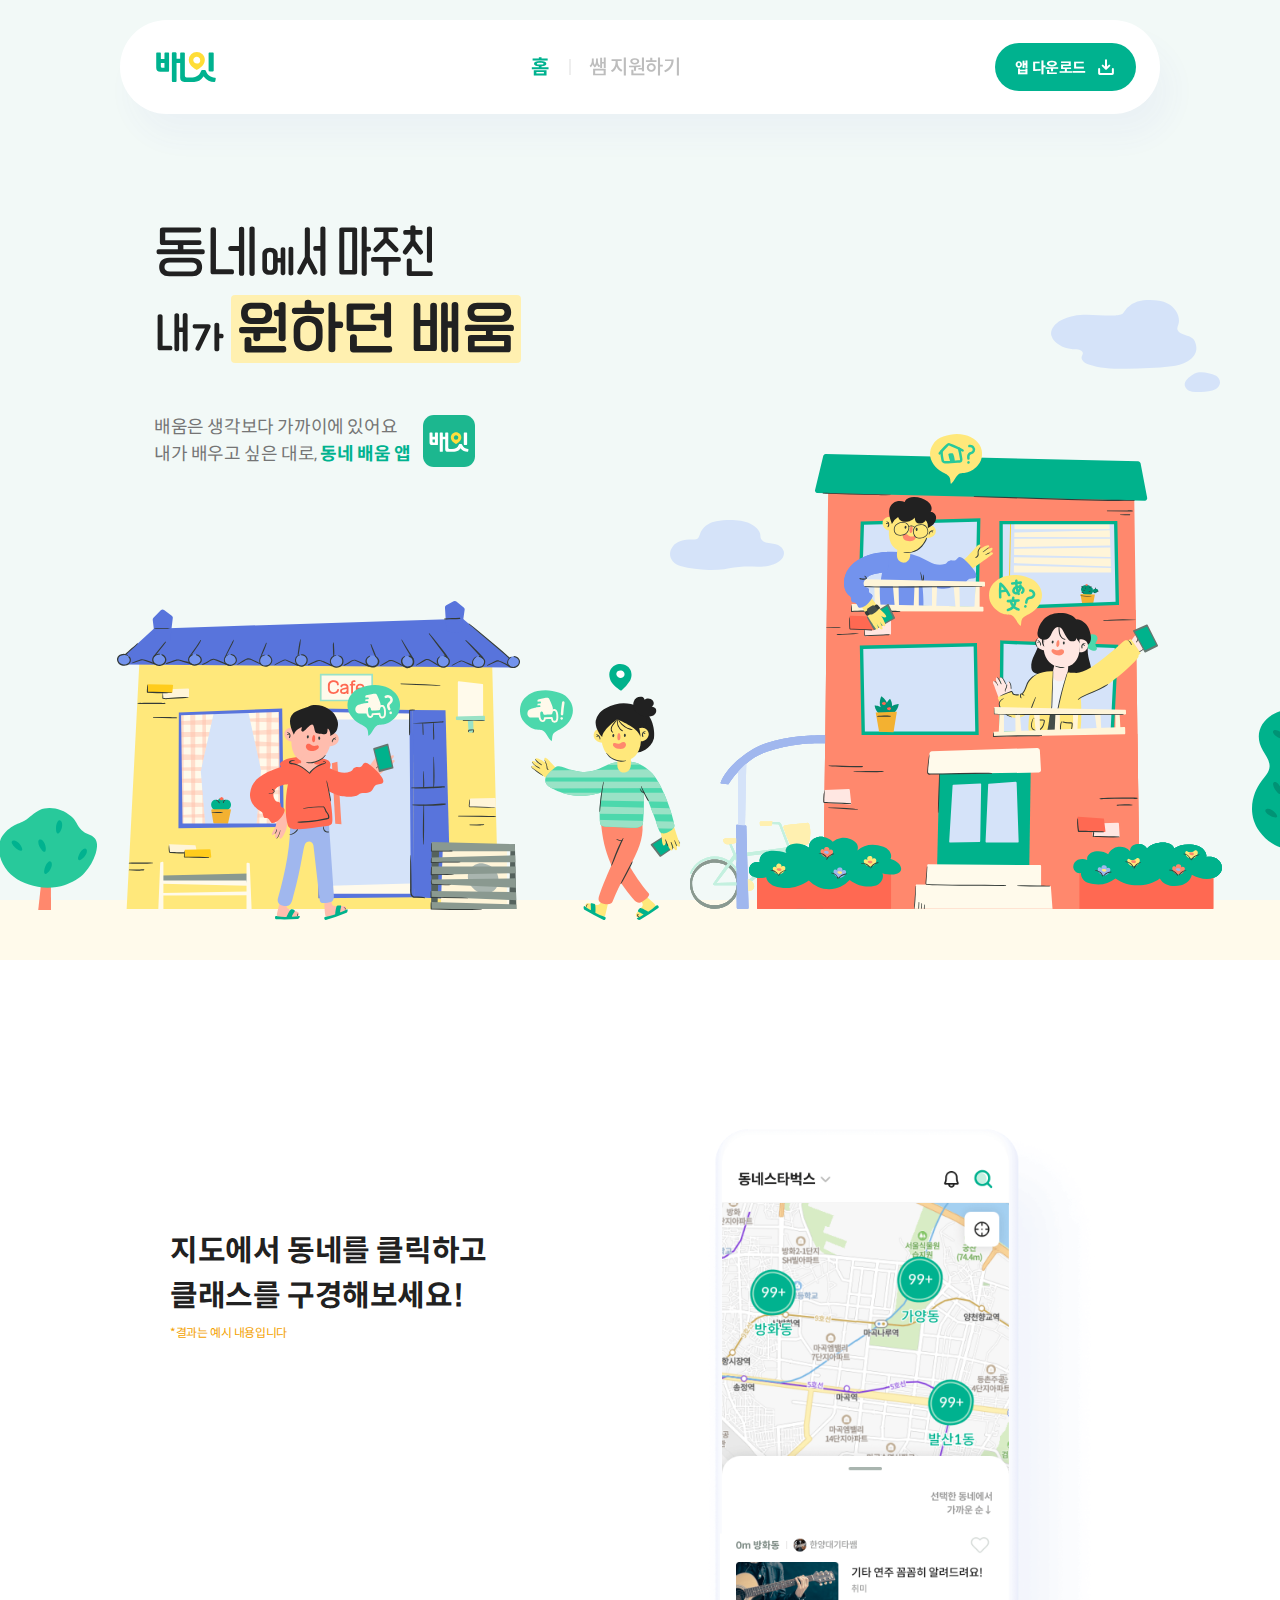
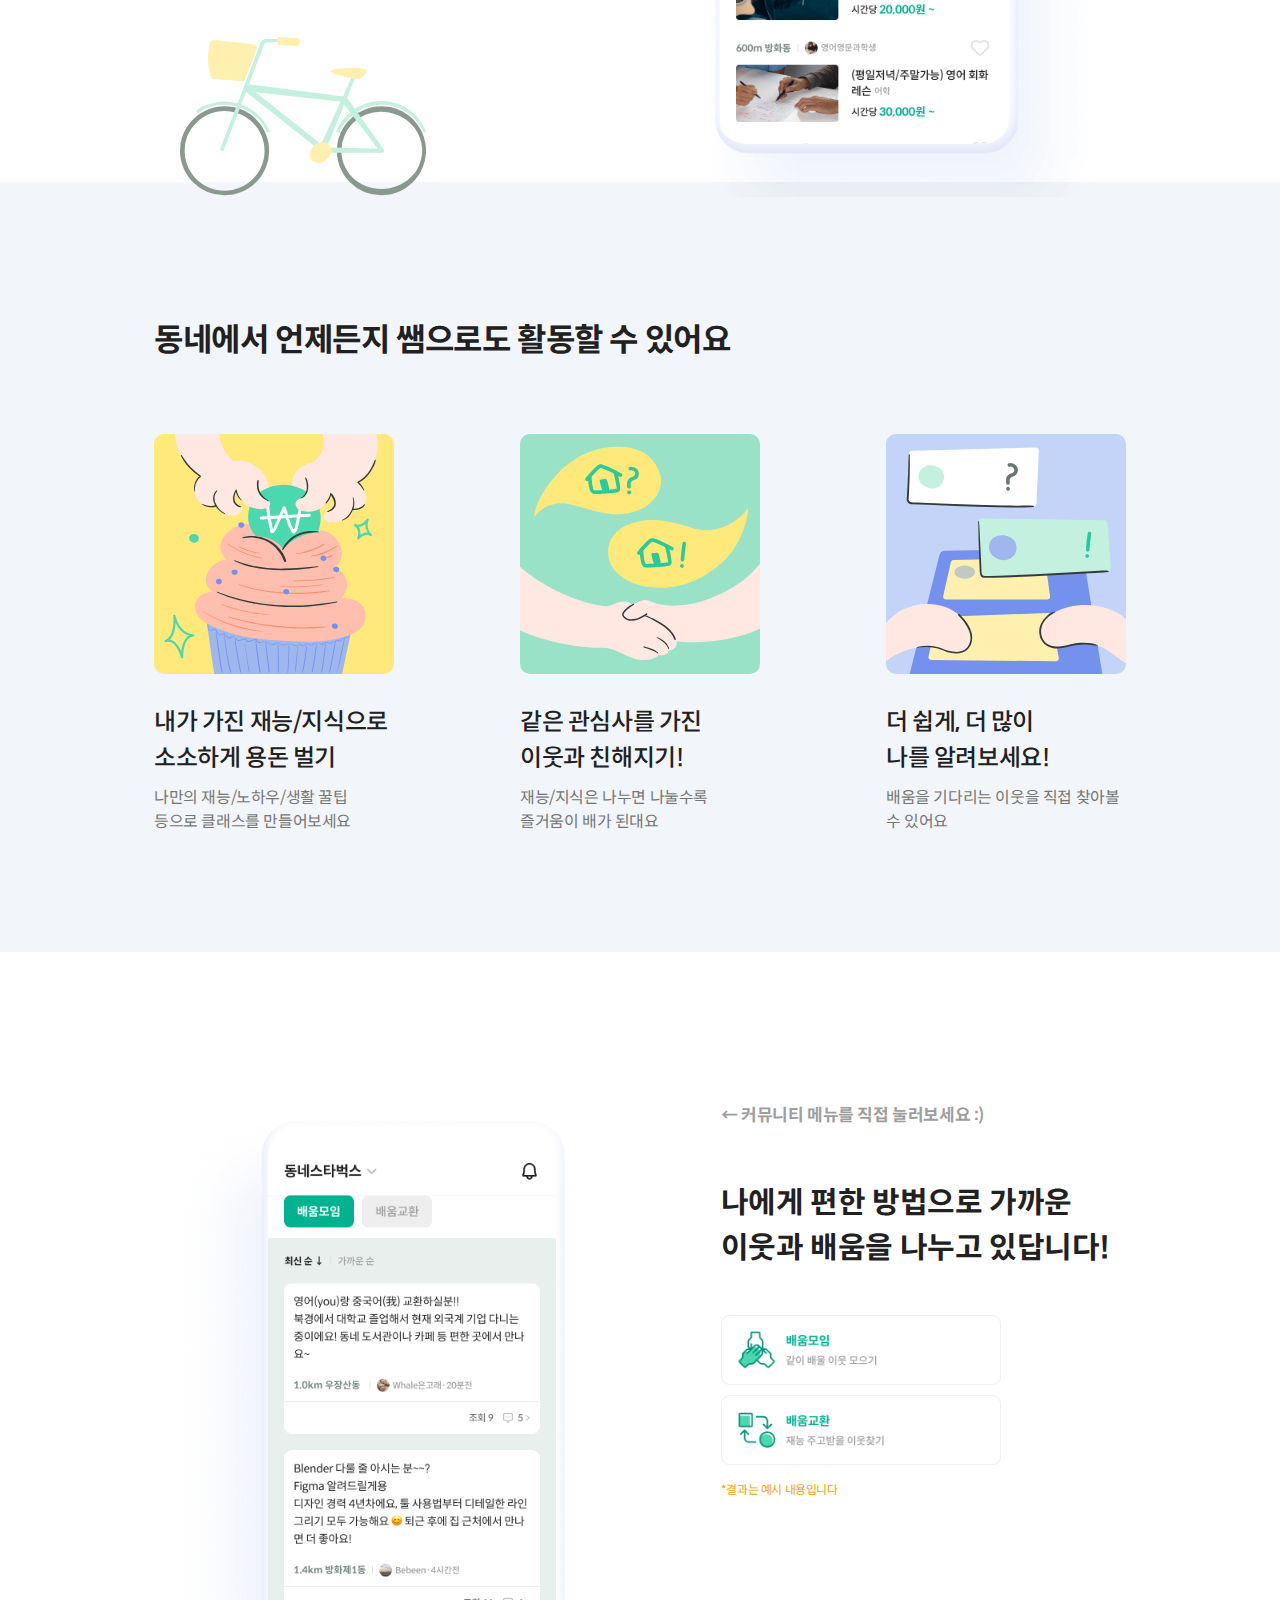
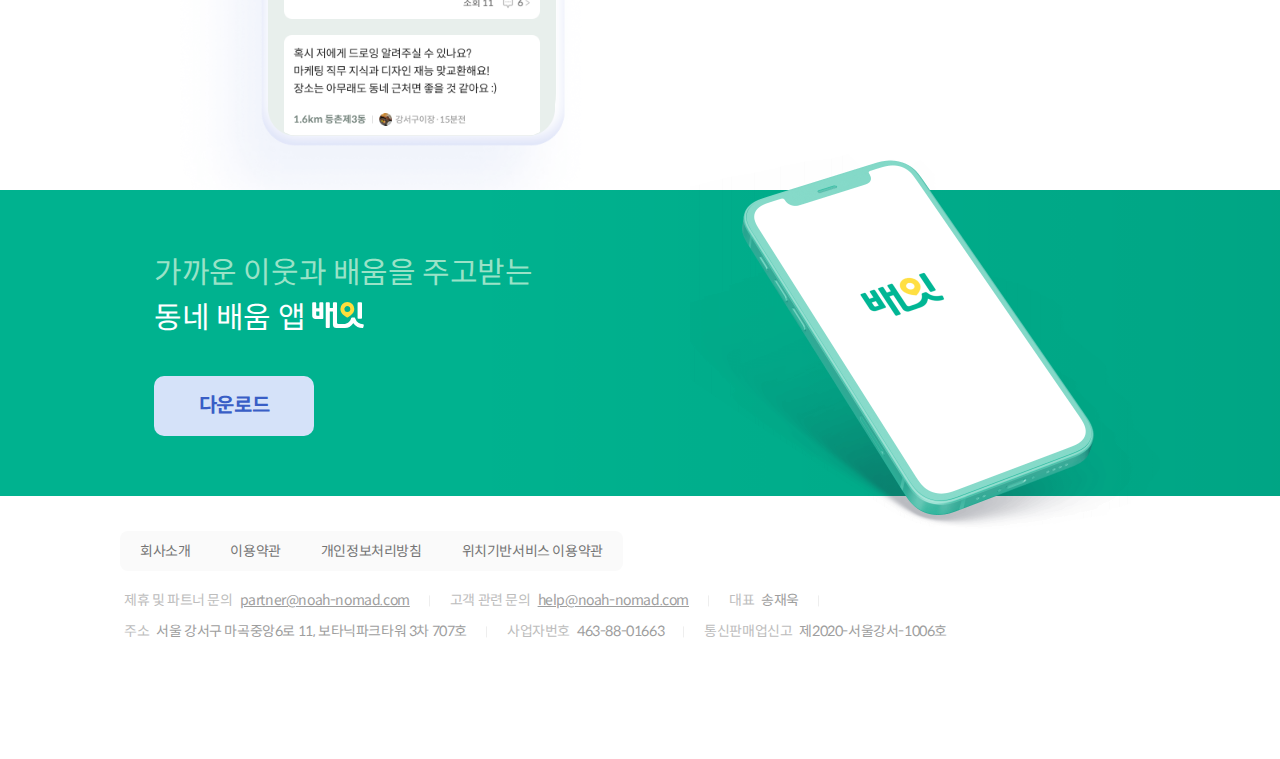
<file: index.html>
<!DOCTYPE html>
<html lang="en">
<head>
    <meta charset="UTF-8">
    <meta name="viewport"
          content="width=device-width, user-scalable=no, initial-scale=1.0, maximum-scale=1.0, minimum-scale=1.0">
    <meta http-equiv="X-UA-Compatible" content="ie=edge">
    <link rel="stylesheet" href="css/main.css">
    <script src="includeHTML.js"></script>
    <link rel="icon" href="img/favicon-16.png" sizes="16x16">
    <link rel="icon" href="img/favicon-32.png" sizes="32x32">
    <link rel="icon" href="img/favicon-48.png" sizes="48x48">
    <link rel="icon" href="img/favicon-64.png" sizes="64x64">
    <link rel="icon" href="img/favicon-128.png" sizes="128x128">
    <title>배움을 잇다, 배잇</title>
</head>
<body>
<div include-html="app-download_modal.html">
    <script>loadHTML("app-download_modal.html");</script>
</div>
<header class="header">
    <div class="header__inner">
        <h1 class="logo"><a href="#" tabindex="1"><span class="blind">배잇</span></a></h1>
        <nav class="header__gnb">
            <button class="pc_only on" onclick="setToggle(this);location.href='index.html'">홈</button>
            <button onclick="setToggle(this);location.href='ssam.html'">쌤 지원하기</button>
        </nav>
        <div class="header__snb">
            <button class="cta" tabindex="1" onclick="setToggle(document.getElementById('app-download'));scrollPrevent();">앱 다운로드<i class="i_download"></i></button>
        </div>
    </div>
</header>
<main class="main">
    <div class="main__inner">
        <article class="brand-visual">
            <div class="brand-visual__inner">
                <h2 class="brand-visual__ttl">
                    <img src="img/brand_main_ttl1.svg" alt="동네에서 마주친">
                    <img src="img/brand_main_ttl2.svg" alt="내가 원하던 배움">
                </h2>
                <div class="brand-visual__txt">
                    <p>배움은 생각보다 가까이에 있어요<br>내가 배우고 싶은 대로, <em>동네 배움 앱</em></p>
                    <img src="img/logo_app.svg" alt="배잇">
                </div>
                <div class="brand-visual__img-box"><!--주의-->
                    <div class="cafe">
                        <div class="person type1"></div>
                        <div class="person type2"></div>
                        <div class="tree type1"></div>
                        <div class="tree type2"></div>
                    </div>
                    <div class="villa pc_only">
                        <div class="top"></div>
                        <div class="person type3">
                            <div class="body">
                                <div class="arm"></div>
                            </div>
                            <div class="balustrade type1"></div>
                            <div class="body hide">
                                <div class="arm"></div>
                                <div class="bubble"></div>
                            </div>
                        </div>
                        <div class="mid"></div>
                        <div class="person type4">
                            <div class="body">
                                <div class="bubble"></div>
                            </div>
                            <div class="balustrade type2"></div>
                        </div>
                        <div class="btm"></div>
                        <div class="tree type1"></div>
                    </div>
                    <div class="cloud type1"></div>
                    <div class="cloud type2"></div>
                </div>
            </div>
        </article>
        <article class="intro-find">
            <div class="intro-find__inner">
                <div class="intro-find__txt-box">
                    <h2 class="intro-find__ttl">지도에서 동네를 클릭하고<br>클래스를 구경해보세요!<small>*결과는 예시 내용입니다</small></h2>
                </div>
                <div class="intro-find__item">
                    <img class="intro-find__img" src="img/img_mockup3.png" alt="클래스 리스트 예시입니다">
                    <div class="intro-find__on-img">
                        <label class="intro-find__btn type1 ani"><input type="checkbox"><span class="blind">방화동</span></label>
                        <label class="intro-find__btn type2 ani"><input type="checkbox"><span class="blind">가양동</span></label>
                        <label class="intro-find__btn type3 ani"><input type="checkbox"><span class="blind">발산1동</span></label>
                        <div class="intro-find__scroll">
                            <!--방화동-->
                            <img src="img/moc_dong_data01.png" alt="기타 연주 꼼꼼히 알려드려요!">
                            <img src="img/moc_dong_data02.png" alt="(평일저녁/주말가능) 영어 회화 레슨">
                            <img src="img/moc_dong_data03.png" alt="우리 아이 키 성장 농구 레슨!">
                            <img src="img/moc_dong_data04.png" alt="(현직 개발자) 파이썬 코딩 과외">
                            <!--가양동-->
                            <img src="img/moc_dong_data05.png" alt="베이킹클래스 마카롱 다쿠아즈">
                            <img src="img/moc_dong_data06.png" alt="오픽 1주일 전 벼락치기 과외합니다">
                            <img src="img/moc_dong_data07.png" alt="매일하는 거북목 교정 알려드려요~!">
                            <img src="img/moc_dong_data08.png" alt="카페, 블로그로 용돈 버는 법!">
                            <!--발산1동-->
                            <img src="img/moc_dong_data09.png" alt="현직 은행원의 면접 꿀팁 받아가세요!">
                            <img src="img/moc_dong_data10.png" alt="포토샵 보정/편집/합성 마스터하기!">
                            <img src="img/moc_dong_data11.png" alt="1시간만에 골프100타 깨는 비법!">
                            <img src="img/moc_dong_data12.png" alt="집에서 편하게 꾸준히 홈필라테스 기초">
                        </div>
                    </div>
                </div>
            </div>
        </article>
        <article class="supplier-activity">
            <div class="supplier-activity__inner">
                <h2 class="supplier-activity__ttl">동네에서 언제든지 쌤으로도 <br class="mo_only">활동할 수 있어요</h2>
                <div class="supplier-activity__list">
                    <ul class="supplier-activity__list__ul">
                        <li class="supplier-activity__list__li">
                            <div class="supplier-activity--money"></div>
                            <h3>내가 가진 재능/지식으로 <br>소소하게 용돈 벌기</h3>
                            <p>나만의 재능/노하우/생활 꿀팁 등으로 클래스를 만들어보세요</p>
                        </li>
                        <li class="supplier-activity__list__li">
                            <div class="supplier-activity--mingle"></div>
                            <h3>같은 관심사를 가진 <br>이웃과 친해지기!</h3>
                            <p>재능/지식은 나누면 나눌수록 즐거움이 배가 된대요</p>
                        </li>
                        <li class="supplier-activity__list__li">
                            <div class="supplier-activity--find"></div>
                            <h3>더 쉽게, 더 많이 <br>나를 알려보세요!</h3>
                            <p>배움을 기다리는 이웃을 직접 찾아볼 수 있어요</p>
                        </li>
                    </ul>
                </div>
            </div>
        </article>
        <!--<article class="strip-banner">
            <div class="strip-banner__inner pc_only">
                <div class="strip-banner__txt-img"></div>
            </div>
            <div class="strip-banner__inner mo_only"></div>
        </article>-->
        <article class="intro-find community">
            <div class="intro-find__inner">
                <div class="intro-find__txt-box">
                    <p class="intro-find__txt"><em><span class="pc_only">← </span>커뮤니티 메뉴를 직접 눌러보세요 :)</em><br><br><br class="pc_only"></p>
                    <h2 class="intro-find__ttl">나에게 편한 방법으로 가까운<br>이웃과 배움을 나누고 있답니다!</h2>
                    <div class="intro-find__cate-img pc_only"></div>
                    <p class="intro-find__ttl"><small>*결과는 예시 내용입니다</small></p>
                </div>
                <div class="intro-find__item">
                    <img class="intro-find__img" src="img/img_mockup4.png" alt="커뮤니티 리스트 예시입니다">
                    <div class="intro-find__on-img">
                        <div class="intro-find__menu">
                            <label class="intro-find__btn2 type1"><input type="checkbox" checked><span class="blind">배움모임</span></label>
                            <label class="intro-find__btn2 type2"><input type="checkbox"><span class="blind">배움교환</span></label>
                        </div>
                        <div class="intro-find__sort on"></div><!--'on' / '' : 최신 순 / 가까운 순-->
                        <div class="intro-find__scroll">
                            <!--배움교환 / 가까운 순-->
                            <img src="img/moc_commu_data05.png" alt="영어(you)랑 중국어(我) 교환하실분!!">
                            <img src="img/moc_commu_data06.png" alt="Blender 다룰 줄 아시는 분~~? Figma 알려드릴게용">
                            <img src="img/moc_commu_data07.png" alt="드로잉 알려주실 수 있나요? 피아노 재능이랑 맞교환해요!">
                            <img src="img/moc_commu_data08.png" alt="재능교환하실 분? 3년차인 프론트엔드 개발자입니다">
                            <!--배움모임 / 최신 순-->
                            <img src="img/moc_commu_data09.png" alt="연습실 빌려서 KPOP 뿌실사람!!">
                            <img src="img/moc_commu_data10.png" alt="이번 주 금요에 보드게임같이 하실 분 계신가용?!!">
                            <img src="img/moc_commu_data11.png" alt="매주 수요일마다 방화역 하늘담은카페에서 스터디하실 분 계신가요?">
                            <img src="img/moc_commu_data12.png" alt="동네 공원에서 테니스 같이 치실분 있으신가요?">
                        </div>
                    </div>
                </div>
            </div>
        </article>
        <article class="market-banner">
            <div class="market-banner__inner">
                <div class="market-banner__txt-box">
                    <p class="market-banner__txt">가까운 이웃과 <br class="mo_only">배움을 주고받는</p>
                    <h2 class="market-banner__ttl">동네 배움 앱 <span class="logo on-primary pc_only"><span><span class="blind">배잇</span></span></span></h2>
                    <button class="cta">다운로드</button>
                </div>
                <img src="img/img_splash_mockup.png" alt="인트로 화면 이미지">
            </div>
        </article>
    </div>
</main>
<footer class="footer">
    <div class="footer__inner">
        <div class="footer__fnb">
            <button>회사소개</button>
            <button>이용약관</button>
            <button>개인정보처리방침</button>
            <button>위치기반서비스 이용약관</button>
        </div>
        <div class="footer__copyright">
            <dl>
                <dt>제휴 및 파트너 문의</dt>
                <dd><a href="mailto:partner@noah-nomad.com">partner@noah-nomad.com</a></dd>
            </dl>
            <dl>
                <dt>고객 관련 문의</dt>
                <dd><a href="mailto:help@noah-nomad.com">help@noah-nomad.com</a></dd>
            </dl>
            <dl>
                <dt>대표</dt>
                <dd>송재욱</dd>
            </dl>
            <dl>
                <dt>주소</dt>
                <dd>서울 강서구 마곡중앙6로 11, 보타닉파크타워 3차 707호</dd>
            </dl>
            <dl>
                <dt>사업자번호</dt>
                <dd>463-88-01663</dd>
            </dl>
            <dl>
                <dt>통신판매업신고</dt>
                <dd>제2020-서울강서-1006호</dd>
            </dl>
        </div>
    </div>
</footer>
</body>

<script>
    // on 토글
    function setToggle($el) {
        $el.classList.toggle('on');
    }

    const mockupDongNE = document.getElementById('mockup-dong-ne');
    const mockupRequest = document.getElementById('mockup-request');
    function mockupToggle($el1, $el2) {
        $el1.classList.add('on');
        $el2.classList.remove('on');
    }

    // 스크롤 방지
    function scrollPrevent() {
        document.documentElement.classList.toggle('scroll-prevent');
    }

    // options 설정
    const options = {
        threshold: 0.5
    }
    // IntersectionObserver 등록
    const io = new IntersectionObserver(entries => {
        entries.forEach(entry => {
            if (entry.intersectionRatio > 0) {
                entry.target.classList.add('on');
            }
            // else {
            //     entry.target.classList.remove('on');
            // }
        })
    }, options)
    // 대상 선언 및 관찰 지시
    const introImg = document.querySelectorAll('.intro-request__item');
    introImg.forEach((el) => {
        io.observe(el);
    })
    const introSettingTxt = document.querySelectorAll('.intro-find__item');
    introSettingTxt.forEach((el) => {
        io.observe(el);
    })
</script>
</html>
</file>
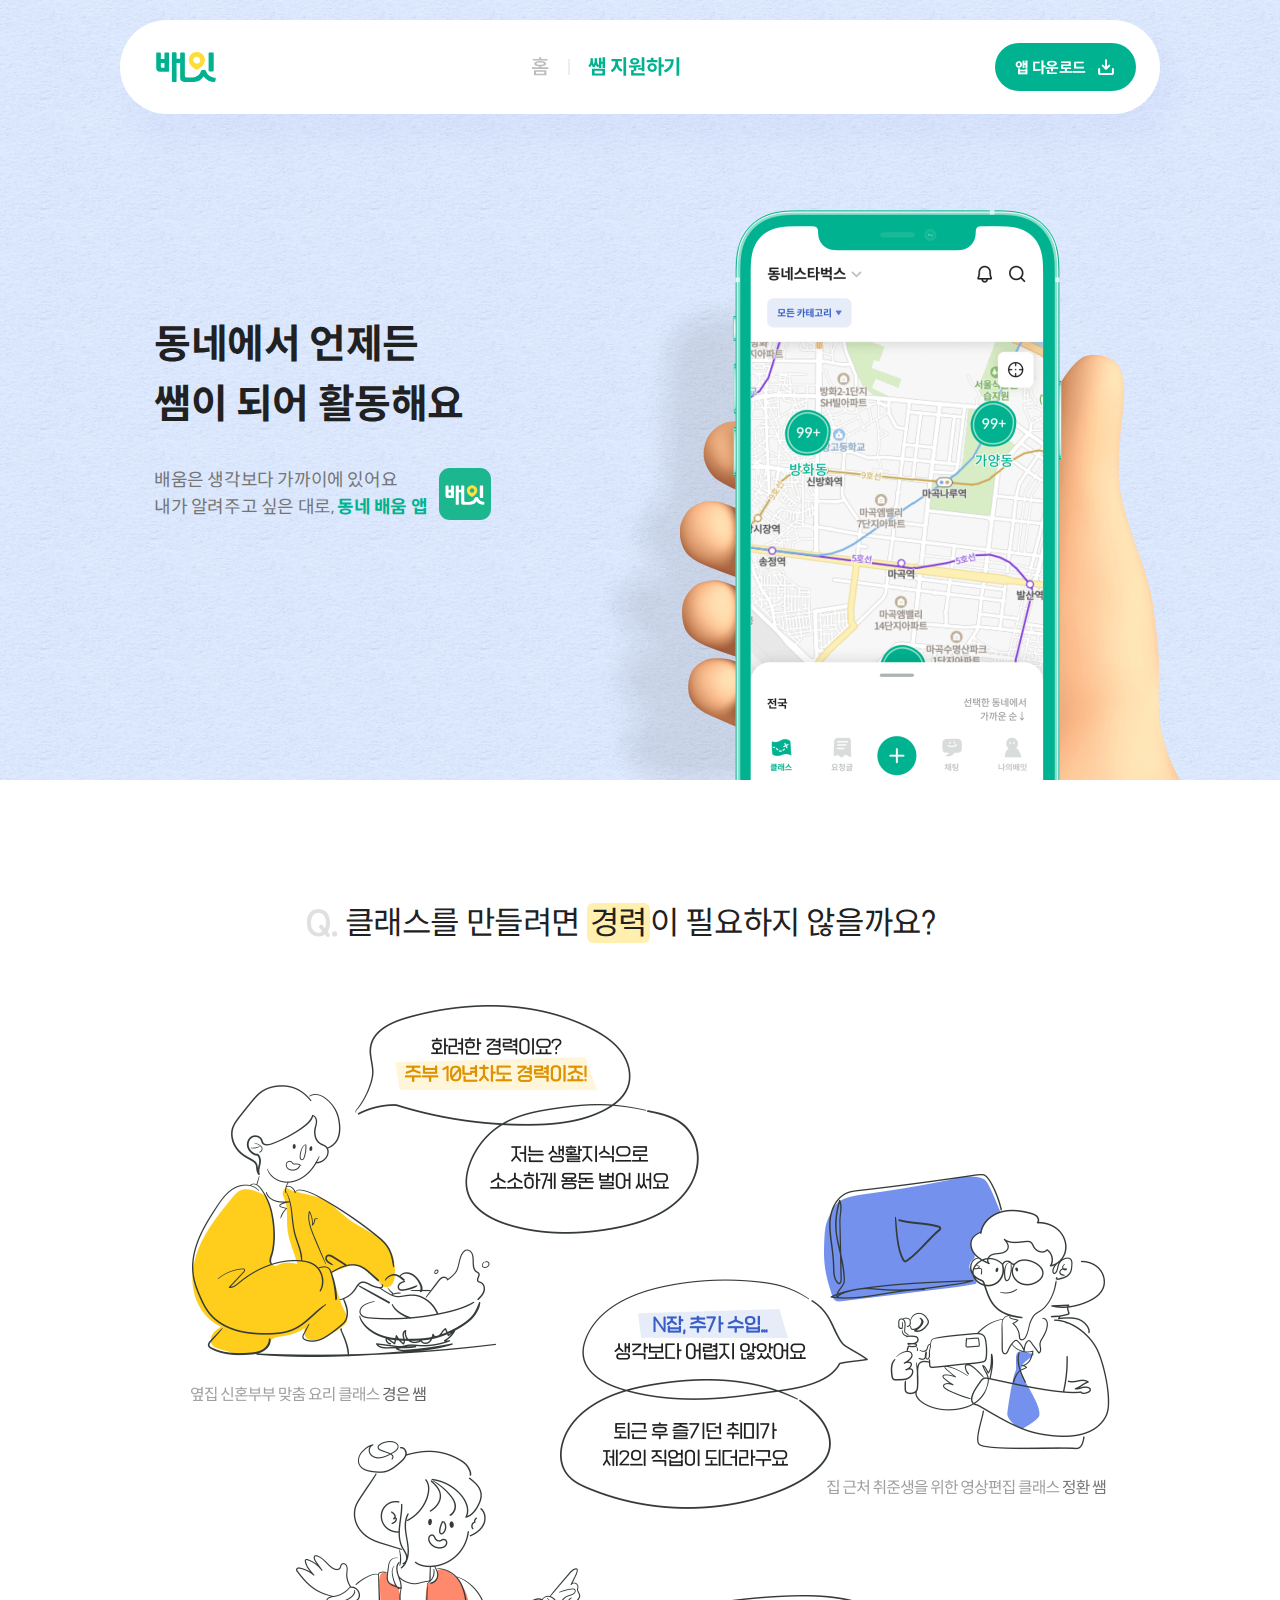
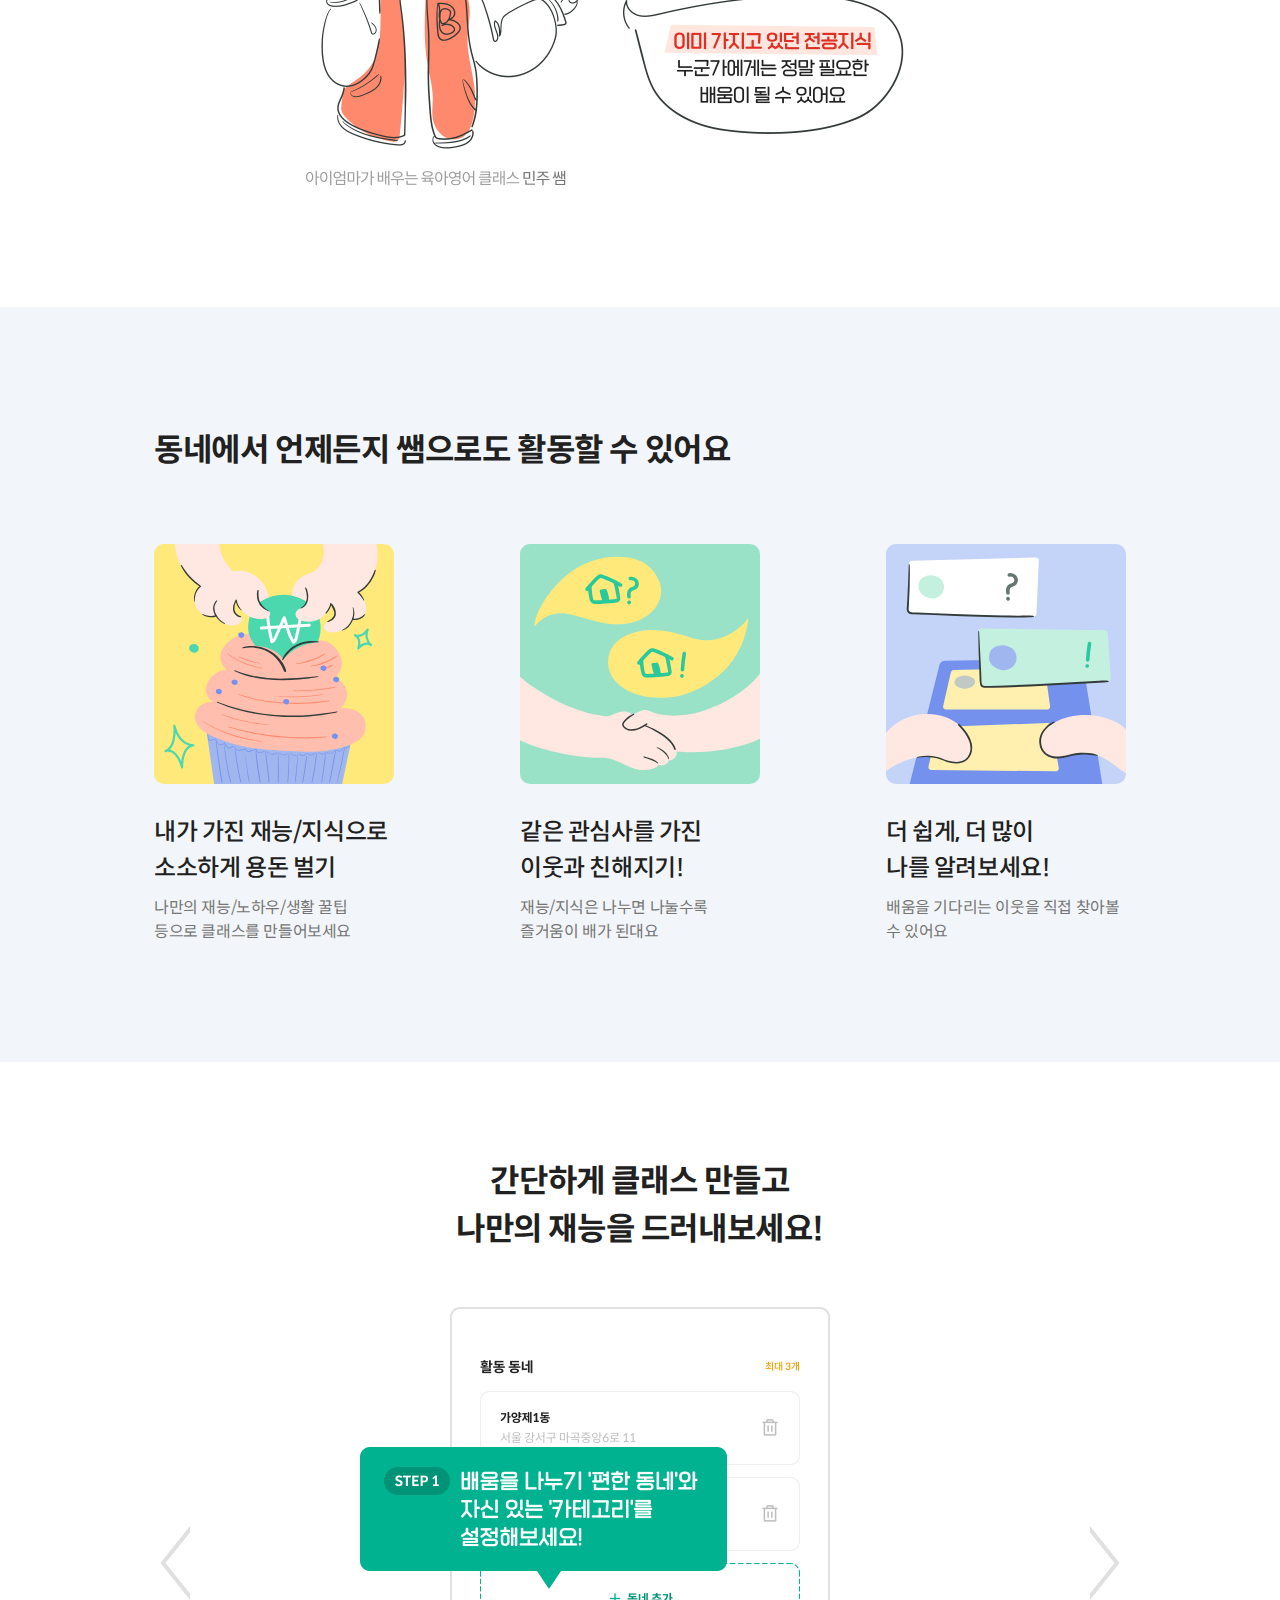
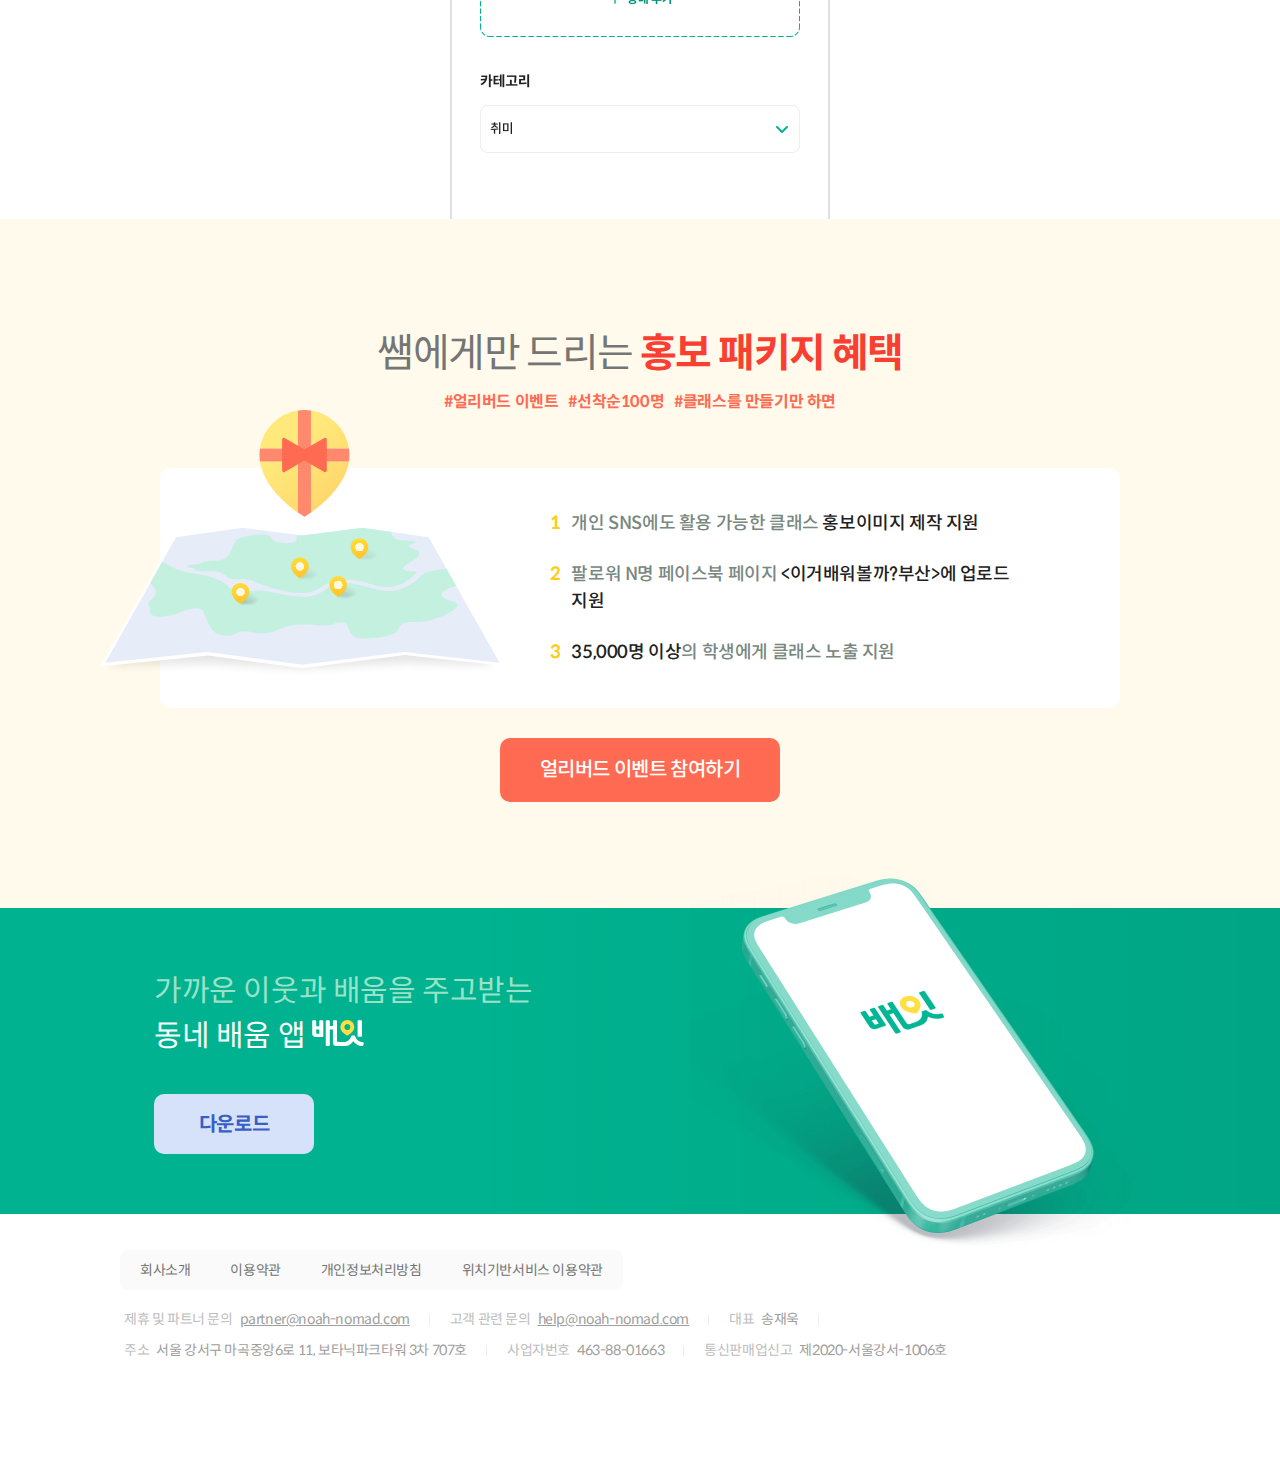
<file: ssam.html>
<!DOCTYPE html>
<html lang="en">
<head>
    <meta charset="UTF-8">
    <meta name="viewport"
          content="width=device-width, user-scalable=no, initial-scale=1.0, maximum-scale=1.0, minimum-scale=1.0">
    <meta http-equiv="X-UA-Compatible" content="ie=edge">
    <link rel="stylesheet" href="css/main.css">
    <script src="includeHTML.js"></script>
    <link rel="icon" href="img/favicon-16.png" sizes="16x16">
    <link rel="icon" href="img/favicon-32.png" sizes="32x32">
    <link rel="icon" href="img/favicon-48.png" sizes="48x48">
    <link rel="icon" href="img/favicon-64.png" sizes="64x64">
    <link rel="icon" href="img/favicon-128.png" sizes="128x128">
    <title>배움을 잇다, 배잇</title>
</head>
<body>
<div include-html="app-download_modal.html">
    <script>loadHTML("app-download_modal.html");</script>
</div>
<div include-html="event-participate_modal.html">
    <script>loadHTML("event-participate_modal.html");</script>
</div>
<header class="header">
    <div class="header__inner">
        <h1 class="logo"><a href="#" tabindex="1"><span class="blind">배잇</span></a></h1>
        <nav class="header__gnb">
            <button class="pc_only" onclick="setToggle(this);location.href='index.html'">홈</button>
            <button class="on" onclick="setToggle(this);location.href='ssam.html'">쌤 지원하기</button>
        </nav>
        <div class="header__snb">
            <button class="cta" tabindex="1" onclick="setToggle(document.getElementById('app-download'));scrollPrevent();">앱 다운로드<i class="i_download"></i></button>
        </div>
    </div>
</header>
<main class="main">
    <div class="main__inner">
        <article class="ssam-visual">
            <div class="ssam-visual__inner">
                <h2 class="ssam-visual__ttl">
                    동네에서 언제든<br>
                    쌤이 되어 활동해요
                </h2>
                <div class="ssam-visual__txt">
                    <p>배움은 생각보다 가까이에 있어요<br>내가 알려주고 싶은 대로, <em>동네 배움 앱</em></p>
                    <img src="img/logo_app.svg" alt="배잇">
                </div>
                <div class="ssam-visual__img-box"></div>
            </div>
        </article>
        <article class="ssam-qna">
            <div class="ssam-qna__inner">
                <h2 class="ssam-qna__ttl">클래스를 만들려면 <em>경력</em>이 <br class="mo_only">필요하지 않을까요?</h2>
                <div class="ssam-qna__img-box">
                    <div class="ssam-qna__img type1">
                        <p class="blind">화려한 경력이요? 주부 10년차도 경력이죠! 저는 생활지식으로 소소하게 용돈 벌어 써요</p>
                        <p class="blind">옆집 신혼부부 맞춤 요리 클래스 경은 쌤</p>
                    </div>
                    <div class="ssam-qna__img type2">
                        <p class="blind">N잡, 추가 수입... 생각보다 어렵지 않았어요 퇴근 후 즐기던 취미가 제2의 직업이 되더라구요</p>
                        <p class="blind">집 근처 취준생을 위한 영상편집 클래스 정환 쌤</p>
                    </div>
                    <div class="ssam-qna__img type3">
                        <p class="blind">이미 가지고 있던 전공지식 누군가에게는 정말 필요한 배움이 될 수 있어요</p>
                        <p class="blind">아이엄마가 배우는 육아영어 클래스 민주 쌤</p>
                    </div>
                </div>
            </div>
        </article>
        <article class="supplier-activity">
            <div class="supplier-activity__inner">
                <h2 class="supplier-activity__ttl">동네에서 언제든지 쌤으로도 <br class="mo_only">활동할 수 있어요</h2>
                <div class="supplier-activity__list">
                    <ul class="supplier-activity__list__ul">
                        <li class="supplier-activity__list__li">
                            <div class="supplier-activity--money"></div>
                            <h3>내가 가진 재능/지식으로 <br>소소하게 용돈 벌기</h3>
                            <p>나만의 재능/노하우/생활 꿀팁 등으로 클래스를 만들어보세요</p>
                        </li>
                        <li class="supplier-activity__list__li">
                            <div class="supplier-activity--mingle"></div>
                            <h3>같은 관심사를 가진 <br>이웃과 친해지기!</h3>
                            <p>재능/지식은 나누면 나눌수록 즐거움이 배가 된대요</p>
                        </li>
                        <li class="supplier-activity__list__li">
                            <div class="supplier-activity--find"></div>
                            <h3>더 쉽게, 더 많이 <br>나를 알려보세요!</h3>
                            <p>배움을 기다리는 이웃을 직접 찾아볼 수 있어요</p>
                        </li>
                    </ul>
                </div>
            </div>
        </article>
        <!--<article class="strip-banner">
            <div class="strip-banner__inner pc_only">
                <div class="strip-banner__txt-img"></div>
            </div>
            <div class="strip-banner__inner mo_only"></div>
        </article>-->
        <article class="write-class">
            <div class="write-class__inner">
                <h2 class="write-class__ttl">간단하게 클래스 만들고 <br>나만의 재능을 드러내보세요!</h2>
                <div class="write-class__slide">
                    <div>
                        <img class="pc_only" src="img/img_class_step1.png" alt="첫번째, 배움을 나누기 '편한 동네'와 자신 있는 '카테고리'를 설정해보세요!">
                        <img class="mo_only" src="img/img_class_mo_step1.png" alt="첫번째, 배움을 나누기 '편한 동네'와 자신 있는 '카테고리'를 설정해보세요!">
                    </div>
                    <!--<div>
                        <img class="pc_only" src="img/img_class_step2.png" alt="두번째, 만들고 싶은 '클래스'에 대해 구체적으로 작성하면, 학생과 연결이 더 빨라져요!">
                        <img class="mo_only" src="img/img_class_mo_step2.png" alt="두번째, 만들고 싶은 '클래스'에 대해 구체적으로 작성하면, 학생과 연결이 더 빨라져요!">
                    </div>-->
                    <!--<div>
                        <img class="pc_only" src="img/img_class_step3.png" alt="마지막으로 관련 경험, 수업 스타일 등을 소개하며 신뢰도를 높여보세요!">
                        <img class="mo_only" src="img/img_class_mo_step3.png" alt="마지막으로 관련 경험, 수업 스타일 등을 소개하며 신뢰도를 높여보세요!">
                        </div>-->
                    <div class="write-class__slide__controls">
                        <button class="control_btn prev"></button>
                        <button class="control_btn next"></button>
                    </div>
                </div>
            </div>
        </article>
        <article class="ssam-event">
            <div class="ssam-event__inner">
                <h2 class="ssam-event__ttl">쌤에게만 드리는 <em>홍보 패키지 혜택</em></h2>
                <p class="ssam-event__tags editor"><span>#얼리버드 이벤트</span><span>#선착순100명</span><span>#클래스를 만들기만 하면</span></p>
                <div class="ssam-event__con">
                    <div class="ssam-event__img"></div>
                    <ol>
                        <li><span class="editor">개인 SNS에도 활용 가능한 클래스 <b>홍보이미지 제작 지원</b></span></li>
                        <li><span class="editor">팔로워 N명 페이스북 페이지 <b>&#60;이거배워볼까?부산&#62;에 업로드 지원</b></span></li>
                        <li><span class="editor"><b>35,000명 이상</b>의 학생에게 클래스 노출 지원</span></li>
                    </ol>
                </div>
                <button class="cta" onclick="setToggle(document.getElementById('event-participate'));scrollPrevent();">얼리버드 이벤트 참여하기</button>
            </div>
        </article>
        <article class="market-banner">
            <div class="market-banner__inner">
                <div class="market-banner__txt-box">
                    <p class="market-banner__txt">가까운 이웃과 <br class="mo_only">배움을 주고받는</p>
                    <h2 class="market-banner__ttl">동네 배움 앱 <span class="logo on-primary pc_only"><span><span class="blind">배잇</span></span></span></h2>
                    <button class="cta">다운로드</button>
                </div>
                <img src="img/img_splash_mockup.png" alt="인트로 화면 이미지">
            </div>
        </article>
    </div>
</main>
<footer class="footer">
    <div class="footer__inner">
        <div class="footer__fnb">
            <button>회사소개</button>
            <button>이용약관</button>
            <button>개인정보처리방침</button>
            <button>위치기반서비스 이용약관</button>
        </div>
        <div class="footer__copyright">
            <dl>
                <dt>제휴 및 파트너 문의</dt>
                <dd><a href="mailto:partner@noah-nomad.com">partner@noah-nomad.com</a></dd>
            </dl>
            <dl>
                <dt>고객 관련 문의</dt>
                <dd><a href="mailto:help@noah-nomad.com">help@noah-nomad.com</a></dd>
            </dl>
            <dl>
                <dt>대표</dt>
                <dd>송재욱</dd>
            </dl>
            <dl>
                <dt>주소</dt>
                <dd>서울 강서구 마곡중앙6로 11, 보타닉파크타워 3차 707호</dd>
            </dl>
            <dl>
                <dt>사업자번호</dt>
                <dd>463-88-01663</dd>
            </dl>
            <dl>
                <dt>통신판매업신고</dt>
                <dd>제2020-서울강서-1006호</dd>
            </dl>
        </div>
    </div>
</footer>
</body>

<script>
    // on 토글
    function setToggle($el) {
        $el.classList.toggle('on');
    }

    const mockupDongNE = document.getElementById('mockup-dong-ne');
    const mockupRequest = document.getElementById('mockup-request');
    function mockupToggle($el1, $el2) {
        $el1.classList.add('on');
        $el2.classList.remove('on');
    }

    // 스크롤 방지
    function scrollPrevent() {
        document.documentElement.classList.toggle('scroll-prevent');
    }

    // options 설정
    const options = {
        threshold: 0.5
    }
    // IntersectionObserver 등록
    const io = new IntersectionObserver(entries => {
        entries.forEach(entry => {
            if (entry.intersectionRatio > 0) {
                entry.target.classList.add('on');
            }
            // else {
            //     entry.target.classList.remove('on');
            // }
        })
    }, options)
    // 대상 선언 및 관찰 지시
    const introImg = document.querySelectorAll('.intro-request__item');
    introImg.forEach((el) => {
        io.observe(el);
    })
    const introSettingTxt = document.querySelectorAll('.intro-setting__txt-box');
    introSettingTxt.forEach((el) => {
        io.observe(el);
    })
</script>
</html>
</file>
<file: css/main.css>
@charset "UTF-8";
@font-face {
  font-family: Spoqa Han Sans Neo;
  font-style: normal;
  font-weight: 100;
  src: url("../font/SpoqaHanSansNeo-Thin.woff");
}
@font-face {
  font-family: Spoqa Han Sans Neo;
  font-style: normal;
  font-weight: 300;
  src: url("../font/SpoqaHanSansNeo-Light.woff");
}
@font-face {
  font-family: Spoqa Han Sans Neo;
  font-style: normal;
  font-weight: 400;
  src: url("../font/SpoqaHanSansNeo-Regular.woff");
}
@font-face {
  font-family: Spoqa Han Sans Neo;
  font-style: normal;
  font-weight: 500;
  src: url("../font/SpoqaHanSansNeo-Medium.woff");
}
@font-face {
  font-family: Spoqa Han Sans Neo;
  font-style: normal;
  font-weight: 700;
  src: url("../font/SpoqaHanSansNeo-Bold.woff");
}
html {
  font-family: Spoqa Han Sans Neo, sans-serif;
  font-size: 62.5%;
  line-height: 1.5;
  box-sizing: border-box;
  letter-spacing: -0.04em;
  word-break: break-all;
  color: #212121;
  -webkit-tap-highlight-color: transparent;
  -webkit-text-size-adjust: 100%;
  background-repeat: no-repeat;
}

@media (max-width: 320px) {
  html {
    font-size: 56.25%;
  }
}
/*@media (min-width: 376px) and (max-width: 768px) {
    html {
        font-size: 68.75%; //font-size 11px로 지정(아이폰 x 대응)
    }
}*/
body {
  font-size: 1.6rem;
}

* {
  margin: 0;
  padding: 0;
  font-family: inherit;
  font-size: inherit;
  box-sizing: inherit;
  letter-spacing: inherit;
  word-break: inherit;
  color: inherit;
  background-repeat: inherit;
}

button {
  display: block;
  width: 100%;
  border: 0;
  border-radius: 0;
  cursor: pointer;
  background-color: transparent;
}

img {
  display: block;
  width: 100%;
}

a {
  text-decoration: none;
  color: inherit;
  cursor: pointer;
}
dl, ul, ol, li {
  list-style: none;
}

table {
  border-collapse: collapse;
  border-spacing: 0;
}

h1, h2, h3, h4, h5, h6 {
  font-weight: normal;
}

address, caption, cite, code, dfn, em, var {
  font-style: normal;
  font-weight: normal;
}

:placeholder-shown {
  text-overflow: ellipsis;
}

*[role=button] {
  cursor: pointer;
}

input, .datepicker, textarea, select, *[role=button] {
  width: 100%;
  -webkit-appearance: none;
  -webkit-border-radius: 0;
}
input:disabled, .datepicker:disabled, textarea:disabled, select:disabled, *[role=button]:disabled {
  opacity: 1;
}

label, textarea {
  display: block;
}

input[type=checkbox], [type=checkbox].datepicker, input[type=radio], [type=radio].datepicker {
  position: absolute;
  top: 0;
  left: 0;
  display: inline-block;
  border: 0;
  cursor: pointer;
}
.checkbox label, .radio label {
  position: relative;
  display: inline-block;
  cursor: pointer;
}

input[type=search]::-webkit-search-cancel-button, [type=search].datepicker::-webkit-search-cancel-button {
  display: none;
}
input[type=number], [type=number].datepicker {
  -moz-appearance: textfield;
}
input[type=number]::-webkit-inner-spin-button, [type=number].datepicker::-webkit-inner-spin-button, input[type=number]::-webkit-outer-spin-button, [type=number].datepicker::-webkit-outer-spin-button {
  -webkit-appearance: none;
  -moz-appearance: none;
  appearance: none;
}
input::-ms-clear, .datepicker::-ms-clear {
  display: none;
}

textarea {
  resize: none;
}

fieldset {
  border: 0;
}

::selection {
  background-color: #C4F0E0;
}

/*아이콘*/
i {
  font-style: normal;
}
i::after {
  content: "";
  display: block;
  height: 100%;
  background-repeat: no-repeat;
  background-size: contain;
  background-position: center;
}

.intro-find__inner, .ssam-event__inner, .write-class__inner, .ssam-qna__inner, .ssam-visual__inner, .footer__inner, .market-banner__inner, .strip-banner__inner, .supplier-activity__inner, .intro-request__inner, .brand-visual__inner, .header, .modal__inner {
  max-width: 1080px;
  margin: 0 auto;
}

/*텍스트 타입*/
.blind {
  position: absolute;
  clip: rect(0 0 0 0);
  width: 1px;
  height: 1px;
  margin: -1px;
  overflow: hidden;
}

.pc_only {
  display: block;
}
@media (max-width: 767px) {
  .pc_only {
    display: none;
  }
}

.mo_only {
  display: none;
}
@media (max-width: 767px) {
  .mo_only {
    display: block;
  }
}

.scroll-prevent {
  overflow: hidden;
  height: 100vh;
}

i {
  display: inline-block;
}

button i {
  margin-left: 0.666666em;
  width: 2rem;
  height: 2rem;
  vertical-align: text-top;
}

.btn.login {
  margin-top: 0.8rem;
  height: 5.4rem;
}

.line_btn {
  color: #00B28F;
  text-decoration: underline;
}
.line_btn:active {
  text-decoration: none;
}
.line_btn i {
  width: 0.666666em;
  height: 0.666666em;
}

.btn {
  padding: 0 1rem;
  height: 6rem;
  border: 2px solid #00B28F;
  border-radius: 1rem;
  background-color: #00B28F;
  font-size: 1.5rem;
  font-weight: 700;
  color: #fff;
  word-break: keep-all;
  line-height: 1.2;
}
.btn:active {
  background-color: #00a887;
}
@media (max-width: 767px) {
  .btn {
    height: 4.8rem;
    border-width: 1px;
    font-size: 1.4rem;
    font-weight: 500;
  }
}
.btn:disabled {
  border-color: #BDBDBD;
  background-color: #BDBDBD;
  color: #fff;
  cursor: default;
}
.bo.btn {
  border-color: #00B28F;
  background-color: #fff;
  color: #00B28F;
}
.bo.btn:active {
  background-color: #fafafa;
}
.bo.btn:disabled {
  border-color: #E0E0E0;
  background-color: #F5F5F5;
  color: #BDBDBD;
}
.bo.grey.btn {
  border-color: #BDBDBD;
  color: #757575;
}
.round.btn {
  border-radius: 4rem;
}

.logo {
  position: relative;
  background-image: url("../img/logo_basic.svg");
  background-size: 100% auto;
}
.logo > * {
  display: block;
  padding-top: 50%;
}
.logo.on-primary {
  background-image: url("../img/logo_onprimary.svg");
}

.form_wrap {
  margin: 2rem 0;
  padding: 0 3rem;
}
.form_li {
  display: flex;
  flex-wrap: wrap;
  margin-bottom: 2rem;
}
.form_li > * {
  flex: 0 0 auto;
}
.form_li .form_in {
  flex: 1 1 auto;
}
.form_li:last-child {
  margin-bottom: 0;
}
.form_li input, .form_li .datepicker {
  height: 6rem;
}
@media (max-width: 767px) {
  .form_li input, .form_li .datepicker {
    height: 4.8rem;
  }
}
.nowrap {
  flex-wrap: nowrap;
}
.nowrap .form_ttl {
  margin-bottom: 0;
  width: 10rem;
  min-height: 6rem;
}
@media (max-width: 767px) {
  .nowrap .form_ttl {
    min-height: 4.8rem;
  }
}

.form_ttl {
  display: flex;
  align-items: center;
  margin-bottom: 0.8rem;
  width: 100%;
  font-size: 1.6rem;
  font-weight: 500;
}
@media (max-width: 767px) {
  .form_ttl {
    font-size: 1.4rem;
  }
}
.form_ttl small {
  color: #BDBDBD;
}
.form_ttl b {
  flex: 1;
  font-size: 1.2rem;
  font-weight: 700;
  color: #00B28F;
  text-align: right;
}
.form_attach_txt {
  flex: 1;
  font-size: 1.2rem;
  color: #28C99E;
  text-align: right;
}
.form_in {
  width: 100%;
  min-height: 6rem;
}
@media (max-width: 767px) {
  .form_in {
    min-height: 4.8rem;
  }
}
.form_in > * {
  margin-top: 0.4rem;
}
.form_in > *:first-child {
  margin-top: 0;
}
.form_in .select {
  width: 100%;
}
.form_in .select::before {
  right: 1em;
  background-size: 1.333333em;
}
@media (max-width: 767px) {
  .form_in .select::before {
    right: 0.6em;
    background-size: 1em;
  }
}
.form .inline {
  display: flex;
  align-items: center;
  min-height: 6rem;
}
@media (max-width: 767px) {
  .form .inline {
    min-height: 4.8rem;
  }
}
.form .inline > * {
  flex: 1 1 auto;
}
.form .inline .btn {
  flex: 0 0 auto;
}
.form .inline > * {
  margin-right: 0.8rem;
}
.form .inline > *:last-child {
  margin-right: 0;
}
.form .inline .btn {
  width: auto;
  min-width: 25%;
}
.form .btn {
  height: 6rem;
}
@media (max-width: 767px) {
  .form .btn {
    height: 4.8rem;
  }
}

/*바인딩*/
.bind {
  display: flex;
  align-items: center;
  padding: 0.6rem 1rem;
  min-height: 4rem;
  font-weight: 700;
}

.hint {
  padding: 0.8em 0;
  font-size: 1.2rem;
  font-weight: 500;
  color: #BDBDBD;
  word-break: keep-all;
}
.hint em {
  color: #00B28F;
}
.hint .line_btn {
  display: inline-block;
  width: auto;
  margin: 0 0.3em;
}
.hint .line_btn i {
  margin-left: 0.2em;
  vertical-align: middle;
  transform: rotate(0);
}
.hint .line_btn.on i {
  transform: rotate(180deg);
}

.i_cv_down::after {
  background-image: url("../img/i_select_a_c_down.svg");
}

/*유효성문구*/
.valid {
  display: none;
  font-size: 1.2rem;
  font-weight: 500;
  color: #F93F32;
}
.valid.on {
  display: flex;
}
.valid i {
  flex: 0 0 auto;
  margin: 0.083333em 0.4rem 0.083333em 0;
  width: 1.333333em;
  height: 1.333333em;
  vertical-align: text-top;
}

.i_valid::after {
  background-image: url("../img/i_warning_ce.svg");
}

textarea, input, .datepicker {
  white-space: nowrap;
  overflow: hidden;
  text-overflow: ellipsis;
  word-break: break-all;
  border: 1px solid #E0E0E0;
  border-radius: 1rem;
  background-color: #fff;
  font-size: 1.5rem;
  font-weight: 500;
}
textarea::placeholder, input::placeholder, .datepicker::placeholder {
  font-weight: 400;
  color: #BDBDBD;
}
textarea:focus, input:focus, .datepicker:focus {
  border: 2px solid #00B28F;
  outline: none;
}
textarea:disabled, input:disabled, .datepicker:disabled {
  color: #BDBDBD;
  background-color: #F5F5F5;
}

input, .datepicker {
  padding: 0 1em;
  min-height: 4rem;
}

textarea {
  padding: 0.8em 1em;
  height: 22.8rem;
  white-space: pre-line;
}

/*데이트피커*/
.datepicker {
  text-align: left;
}

/*시간카운트*/
.time_count {
  position: relative;
}
.time_count input, .time_count .datepicker {
  padding-right: 5.2rem;
}
.time_count .time {
  display: none;
  position: absolute;
  transform: translate(0, -50%);
  top: 50%;
  right: 1rem;
  min-width: 3.2rem;
  text-align: center;
  font-weight: 500;
  color: #00B28F;
}
.time_count .time.on {
  display: block;
}

/*검색*/
.search {
  position: relative;
}
.search input, .search .datepicker {
  padding-right: 4.4rem;
}
.search i {
  position: absolute;
  transform: translate(0, -50%);
  top: 50%;
  right: 1rem;
  width: 2.4rem;
  height: 2.4rem;
}

.checkbox, .radio {
  font-size: 1.4rem;
}
.checkbox input, .checkbox .datepicker, .radio input, .radio .datepicker {
  width: 1.5em;
  height: 1.5em;
  min-height: unset;
  padding: 0;
  background-image: url("../img/i_ch.svg");
  background-size: contain;
}
.checkbox input:checked, .checkbox .datepicker:checked, .radio input:checked, .radio .datepicker:checked {
  border: 0;
  background-image: url("../img/i_ched.svg");
}
.checkbox input:checked + *, .checkbox .datepicker:checked + *, .radio input:checked + *, .radio .datepicker:checked + * {
  font-weight: 700;
  color: #00B28F;
}
.checkbox label, .radio label {
  line-height: 1.2;
  padding: 0.15em 0 0.15em 1.8em;
}
.checkbox.right, .radio.right {
  display: flex;
  justify-content: flex-end;
  width: 100%;
}
.checkbox.right input, .checkbox.right .datepicker, .radio.right input, .radio.right .datepicker {
  position: absolute;
  top: 0;
  left: unset;
  right: 0;
}
.checkbox.right label, .radio.right label {
  position: relative;
  padding-left: 0;
  padding-right: 2.1em;
}

.btn-like {
  position: relative;
  width: 24em;
  height: 24em;
}
.btn-like input, .btn-like .datepicker {
  min-height: unset;
  height: 100%;
  background-image: url("../img/i_heart_cs_off.svg");
  background-size: contain;
}
.btn-like input:focus, .btn-like .datepicker:focus {
  border: 0;
}
.btn-like input:checked, .btn-like .datepicker:checked {
  background-image: url("../img/i_heart_cs_on.svg");
}

.radio input, .radio .datepicker {
  background-image: url("../img/i_rd.svg");
}
.radio input:checked, .radio .datepicker:checked {
  background-image: url("../img/i_rded.svg");
}

.toggle {
  position: relative;
  width: 7.2rem;
  height: 3rem;
  border-radius: 3rem;
  font-size: 1.2rem;
  font-weight: 700;
}
.toggle input, .toggle .datepicker {
  height: 100%;
}
.toggle input + span, .toggle .datepicker + span {
  position: absolute;
  top: 0;
  left: 0;
  right: 0;
  bottom: 0;
  border-radius: inherit;
  background-color: #EEEEEE;
  color: #9E9E9E;
  transition: background-color 0.2s;
}
.toggle input + span::after, .toggle .datepicker + span::after {
  position: absolute;
  top: 50%;
  left: 14%;
  transform: translate(0, -50%);
  content: "OFF";
  width: max-content;
  transition: 0.2s;
}
.toggle input:checked + span, .toggle .datepicker:checked + span {
  color: #fff;
  transition: background-color 0.2s;
}
.toggle input:checked + span::after, .toggle .datepicker:checked + span::after {
  left: 86%;
  transform: translate(-100%, -50%);
  content: "ON";
  transition: 0.2s;
}

.select {
  position: relative;
  height: 4.8rem;
  border-radius: 1rem;
  background-color: #fff;
}
.select.default {
  box-shadow: inset 0 0 0 2px #4CD8AE;
  font-size: 2rem;
  font-weight: 500;
}
.select.default input, .select.default .datepicker {
  padding: 0 1rem;
}
.select.default.on ul {
  box-shadow: inset 0 0 0 2px #00B28F;
}
.select.in-form {
  height: 6rem;
  box-shadow: inset 0 0 0 1px #EEEEEE;
}
@media (max-width: 767px) {
  .select.in-form {
    height: 4.8rem;
  }
}
.select.in-form.on ul {
  padding-top: 7rem;
  box-shadow: inset 0 0 0 2px #00B28F;
}
@media (max-width: 767px) {
  .select.in-form.on ul {
    padding-top: 5.8rem;
  }
}
.select.head {
  height: 4rem;
  border-radius: 4rem;
  box-shadow: none;
  background-color: #00B28F;
  font-weight: 700;
  color: #fff;
}
.select.head.on {
  border-radius: 2rem;
}
.select.head::before {
  right: 0.4rem;
  background-image: url("../img/i_select_a_cl_down.svg");
}
.select.head input, .select.head .datepicker {
  padding: 0 1.4rem;
}
.select.head.on input, .select.head.on .datepicker {
  border-color: #28C99E;
  mix-blend-mode: hard-light;
}
.select.head.on ul {
  padding-top: 5rem;
}
.select.head li {
  height: 4rem;
  padding: 0.4rem;
  border-radius: 0.4rem;
}
.select::before {
  content: "";
  position: absolute;
  top: 0;
  right: 0;
  width: 1.8em;
  height: inherit;
  background-image: url("../img/i_select_a_c_down.svg");
  background-size: 0.8em;
  background-position: center;
  background-repeat: no-repeat;
}
.select.on::before {
  z-index: 3;
  transform: rotate(180deg);
}
.select input, .select .datepicker {
  position: absolute;
  top: 0;
  left: 0;
  right: 0;
  bottom: 0;
  border: 0;
  border-radius: 0;
  background-color: transparent;
  font-size: inherit;
  font-weight: inherit;
  cursor: pointer;
}
.select.on input, .select.on .datepicker {
  z-index: 2;
  border-bottom: 1px solid #C4F0E0;
  mix-blend-mode: darken;
}
.select ul {
  z-index: -1;
  position: absolute;
  top: 0;
  left: 0;
  width: 100%;
  height: 1px;
  background-color: inherit;
  opacity: 0;
  overflow: hidden;
}
.select.on ul {
  z-index: 1;
  height: auto;
  padding: 5.8rem 1rem 1rem;
  border-radius: inherit;
  opacity: 1;
  transition: opacity 0.2s;
}
.select li {
  display: flex;
  align-items: center;
  padding: 1rem;
  height: 4.8rem;
  cursor: pointer;
}
.select li:active {
  background-color: #F2F9F7;
  color: #009377;
}

.thumb {
  position: relative;
}
.thumb__inner {
  position: relative;
  padding-top: 100%;
}
.thumb img {
  position: absolute;
  top: 0;
  left: 0;
  right: 0;
  height: 100%;
  background-color: #fff;
  object-fit: cover;
}

.prof {
  position: relative;
}
.prof__inner {
  position: relative;
  padding-top: 100%;
  border-radius: 50%;
  background-image: url("../img/df_profile.svg");
  background-size: contain;
  overflow: hidden;
}
.prof__inner img {
  position: absolute;
  top: 0;
  left: 0;
  right: 0;
  height: 100%;
  background-color: #fff;
  object-fit: cover;
}

.nickname {
  display: flex;
}
.nickname .prof {
  margin-right: 0.363636em;
}

.modal_wrap {
  transition-property: top;
  transition-duration: 0.5s;
  transition-delay: 0.2s;
  z-index: 40;
  position: fixed;
  top: 100%;
  left: 0;
  right: 0;
  bottom: 0;
}
.modal_wrap::before {
  transition-property: opacity;
  transition-duration: 0.2s;
  transition-delay: 0s;
  content: "";
  display: block;
  height: 100%;
  background-color: rgba(224, 224, 224, 0.6);
  opacity: 0;
}
.modal__inner {
  transition-property: top;
  transition-duration: 0.2s;
  transition-delay: 0s;
  position: absolute;
  top: 100%;
  left: 0;
  right: 0;
  display: flex;
  height: 100%;
  justify-content: center;
  align-items: center;
}

.modal_wrap.on {
  transition-property: top;
  transition-duration: 0.2s;
  transition-delay: 0s;
  top: 0;
}
.modal_wrap.on::before {
  transition-property: opacity;
  transition-duration: 0.3s;
  transition-delay: 0.2s;
  opacity: 1;
}
.modal_wrap.on .modal__inner {
  transition-property: top;
  transition-duration: 0.3s;
  transition-delay: 0.2s;
  top: 0;
}
.modal {
  display: flex;
  flex-direction: column;
  margin: 0 25%;
  width: 100%;
  max-height: 70%;
  border-radius: 3rem;
  background-color: #fff;
  overflow: auto;
}
.modal > * {
  flex: 0 0 auto;
}
.modal__con {
  flex: 1 1 auto;
}
.modal .form_wrap {
  margin: 0;
  padding: 0 3rem 3rem;
}
@media (max-width: 767px) {
  .modal .form_wrap {
    padding: 0 2rem 2rem;
  }
}
@media (max-width: 767px) {
  .modal {
    margin: 0;
    height: 100%;
    max-height: unset;
    border-radius: 0;
  }
}
.modal__head {
  position: relative;
  display: flex;
  justify-content: center;
  align-items: center;
}
.modal__head > * {
  padding: 1rem 1.6rem;
}
.modal__head .h1 {
  display: flex;
  align-items: center;
  min-height: 6rem;
  font-weight: 700;
}
@media (max-width: 767px) {
  .modal__head .h1 {
    min-height: 4rem;
  }
}
.modal__con {
  overflow-y: auto;
}
.modal__txt {
  display: table;
  width: 100%;
  padding: 0 3rem;
}
@media (max-width: 767px) {
  .modal__txt {
    padding: 0 2rem;
  }
}
.modal__txt > * {
  display: table-cell;
  vertical-align: middle;
}
.modal__txt .center {
  text-align: center;
}
.modal__btn {
  padding: 0 3rem 3rem;
}
@media (max-width: 767px) {
  .modal__btn {
    padding: 0 2rem 2rem;
  }
}
.modal__btn .btn_wrap {
  display: flex;
  justify-content: center;
}
.modal__btn .btn {
  margin-right: 0.8rem;
}
.modal__btn .btn:first-child {
  min-width: 9.6rem;
  width: 40%;
}
.modal__btn .btn:last-child {
  margin-right: 0;
  width: 100%;
}
.modal .close_btn {
  position: absolute;
  transform: translate(0, -50%);
  top: 50%;
  right: 1.5rem;
  width: auto;
}
@media (max-width: 767px) {
  .modal .close_btn {
    right: 0.5em;
  }
}
.modal .close_btn i {
  width: 3em;
  height: 3em;
  margin-left: 0;
}
.i_x::after {
  background-image: url("../img/i_x.svg");
  background-size: 55.555555%;
  background-position: center;
}

.system .modal__btn .btn {
  margin-right: 0;
  height: 3rem;
  border: 0;
  background-color: #fff;
  color: #9AE2C7;
}
.system .modal__btn .btn:active {
  background-color: #fafafa;
}
.system .modal__btn .btn:first-child {
  width: 100%;
}

.full_modal {
  /*전체*/
}
.full_modal .modal {
  margin: 0;
  max-width: unset;
  height: 100%;
  max-height: unset;
  border-radius: 0;
}
.full_modal .modal .btm_btn .btn_wrap {
  position: absolute;
}

.bottom_modal {
  /*하단모달*/
}
.bottom_modal .modal {
  margin: 0;
  max-width: unset;
  border-radius: 3rem 3rem 0 0;
}
.bottom_modal .modal__inner {
  align-items: flex-end;
}

.terms {
  display: none;
  margin-bottom: 1rem;
  font-size: 1.4rem;
  color: #616161;
}
@media (max-width: 767px) {
  .terms {
    font-size: 1.2rem;
  }
}
.terms.on {
  display: block;
}
.terms__inner {
  padding: 1.6rem;
  border-radius: 1rem;
  background-color: #F5F5F5;
}
.terms__inner > * + * {
  margin-top: 0.5em;
}
.terms table {
  width: 100%;
}
.terms th, .terms td {
  height: 4.8rem;
  padding: 0 1em;
  border: 1px solid #E0E0E0;
  background-color: #fff;
}
.terms th {
  border: 1px solid #BDBDBD;
  background-color: #EEEEEE;
}

.header {
  z-index: 10;
  position: fixed;
  top: 0;
  left: 0;
  right: 0;
  padding: 2rem;
  transition: padding 0.5s;
}
@media (max-width: 767px) {
  .header {
    position: sticky;
    padding: 0;
    transition: padding 0.5s;
  }
}
.header__inner {
  display: flex;
  align-items: center;
  min-width: 240px;
  height: 9.4rem;
  padding: 0 2.4rem 0 3.6rem;
  border-radius: 9.4rem;
  box-shadow: 1.2rem 2.4rem 3rem rgba(86, 81, 195, 0.04);
  background-color: #fff;
}
@media (max-width: 767px) {
  .header__inner {
    height: 8rem;
    padding: 0 2rem;
    border-radius: 0;
    transition: 0.5s;
    box-shadow: 0 0 1.2rem rgba(86, 81, 195, 0.06);
  }
}
.header__gnb {
  flex: 1;
  display: flex;
  justify-content: center;
  align-items: center;
}
.header__gnb button {
  position: relative;
  width: auto;
  padding: 2rem;
  font-size: 2rem;
  font-weight: 500;
  color: #BDBDBD;
}
.header__gnb button:not(:last-child)::before {
  position: absolute;
  top: 50%;
  right: -2px;
  transform: translate(0, -50%);
  top: 50%;
  content: "";
  display: block;
  width: 2px;
  height: 0.8em;
  background-color: #EEEEEE;
}
.header__gnb button.on {
  font-weight: 700;
  color: #00B28F;
}
@media (hover: hover) {
  .header__gnb button:hover {
    font-weight: 700;
    color: #00B28F;
  }
}
@media (max-width: 767px) {
  .header__gnb button {
    padding: 0;
    font-size: 1.6rem;
  }
}
@media (max-width: 360px) {
  .header__gnb button {
    font-size: 4.444444vw;
  }
}
@media (max-width: 767px) {
  .header__gnb {
    justify-content: left;
    padding: 0 1rem;
  }
}
.header__snb {
  display: flex;
}
.header__snb button {
  width: auto;
  height: 4.8rem;
  padding: 0 2rem;
  border: 1px solid #EEEEEE;
  border-radius: 4.8rem;
  font-size: 1.5rem;
  font-weight: 500;
  color: #9E9E9E;
}
.header__snb button + * {
  margin-left: 1.6rem;
}
.header__snb button i {
  width: 1.33333em;
  height: 1.33333em;
}
@media (hover: hover) {
  .header__snb button:hover {
    border-color: #00B28F;
    color: #00B28F;
  }
}
.header__snb button:active {
  background-color: #fafafa;
}
@media (max-width: 767px) {
  .header__snb button {
    height: 5rem;
    padding: 0 1.6rem;
    font-size: 1.4rem;
  }
}
.header__snb .cta {
  display: flex;
  align-items: center;
  border: 0;
  background-color: #00B28F;
  font-weight: 700;
  color: #fff !important;
}
@media (hover: hover) {
  .header__snb .cta:hover {
    background-color: #5873DC;
  }
}
.header__snb .cta:active {
  background-color: #506cda;
}
.header__snb .cta .i_download::after {
  background-image: url("../img/i_download_w.svg");
}
.header .logo {
  width: 6rem;
}
@media (max-width: 767px) {
  .header .logo {
    width: 4.8rem;
  }
}
.header .select {
  width: 33.333333vw;
  max-width: 15rem;
  margin-left: 2rem;
  font-size: inherit;
}

.main {
  min-width: 240px;
}
.brand-visual {
  background: linear-gradient(to bottom, #F2F9F7 93.75%, #FFFAEB 93.75%);
  overflow: hidden;
}
@media (max-width: 767px) {
  .brand-visual {
    background: linear-gradient(to bottom, #C4F0E0 90%, #9AE2C7 90%);
  }
}
.brand-visual__inner {
  position: relative;
}
.brand-visual__ttl, .ssam-visual__ttl {
  z-index: 2;
  position: absolute;
  top: 0;
  left: 0;
  right: 0;
  padding: 19.814814% 5.4rem 0;
  font-size: 1vw;
}
.brand-visual__ttl img, .ssam-visual__ttl img {
  width: auto;
  height: 8em;
  max-height: 7.6rem;
}
@media (max-width: 767px) {
  .brand-visual__ttl img, .ssam-visual__ttl img {
    height: 15em;
    max-height: 11.2rem;
  }
}
@media (max-width: 767px) {
  .brand-visual__ttl, .ssam-visual__ttl {
    padding: 12% 3rem 0;
  }
}
.brand-visual__txt, .ssam-visual__txt {
  z-index: 1;
  position: absolute;
  top: 0;
  left: 0;
  right: 0;
  display: flex;
  align-items: center;
  padding: 38.333333% 5.4rem 0;
  font-size: 1.8rem;
  color: #757575;
}
.brand-visual__txt img, .ssam-visual__txt img {
  width: 2.8888888889em;
  height: 2.8888888889em;
  margin-left: 0.6666666667em;
}
.brand-visual__txt em, .ssam-visual__txt em {
  font-weight: 700;
  color: #00B28F;
}
@media (max-width: 1080px) {
  .brand-visual__txt, .ssam-visual__txt {
    font-size: 1.666666vw;
  }
}
@media (max-width: 767px) {
  .brand-visual__txt, .ssam-visual__txt {
    padding: 48% 3rem 0;
    font-size: 3.888888vw;
  }
}
.brand-visual__img-box {
  position: relative;
  padding-top: 88.8888888889%;
  font-size: 1px;
}
@media (max-width: 1080px) {
  .brand-visual__img-box {
    font-size: 0.092596vw;
  }
}
@media (max-width: 767px) {
  .brand-visual__img-box {
    font-size: 0.25vw;
    padding-top: 150%;
  }
}
.brand-visual__img-box * {
  position: absolute;
  background-repeat: no-repeat;
  background-size: contain;
}
.brand-visual__img-box .cafe {
  z-index: 2;
  left: 17em;
  bottom: 50em;
  width: 403em;
  padding-top: 309em;
  background-image: url("../img/brand_visual_cafe.svg");
}
@media (max-width: 767px) {
  .brand-visual__img-box .cafe {
    left: 50em;
    background-image: none;
  }
}
.brand-visual__img-box .cafe .person.type1 {
  right: -161em;
  bottom: -10em;
  width: 161em;
  padding-top: 256em;
  background-image: url("../img/brand_visual_person1.svg");
  animation: 2s ease-out 0s infinite alternate person-type1;
}
@media (max-width: 767px) {
  .brand-visual__img-box .cafe .person.type1 {
    right: 50em;
    animation: 2s ease-out 0s infinite alternate person-type1-m;
  }
}
.brand-visual__img-box .cafe .person.type2 {
  right: 120em;
  bottom: -10em;
  width: 150em;
  padding-top: 235em;
  background-image: url("../img/brand_visual_person2.svg");
  animation: 2s ease-out 0s infinite alternate person-type2;
}
@media (max-width: 767px) {
  .brand-visual__img-box .cafe .person.type2 {
    right: 250em;
    animation: 2s ease-out 0s infinite alternate person-type2-m;
  }
}
.brand-visual__img-box .cafe .tree.type1 {
  right: 531em;
  bottom: 0;
  width: 108em;
  padding-top: 200em;
  background-image: url("../img/brand_visual_tree1.svg");
}
.brand-visual__img-box .cafe .tree.type2 {
  right: 423em;
  bottom: 0;
  width: 98em;
  padding-top: 102em;
  background-image: url("../img/brand_visual_tree2.svg");
}
@media (max-width: 767px) {
  .brand-visual__img-box .cafe .tree {
    display: none;
  }
}
.brand-visual__img-box .villa {
  z-index: 1;
  right: -42em;
  bottom: 51em;
  width: 532em;
  padding-top: 455em;
}
@media (max-width: 767px) {
  .brand-visual__img-box .villa {
    right: 86em;
  }
}
.brand-visual__img-box .villa .top {
  bottom: 0;
  width: 100%;
  padding-top: 455em;
  background-image: url("../img/brand_visual_villa1.svg");
}
.brand-visual__img-box .villa .mid {
  bottom: 0;
  width: 100%;
  padding-top: 299em;
  background-image: url("../img/brand_visual_villa2.svg");
}
.brand-visual__img-box .villa .btm {
  bottom: 0;
  width: 100%;
  padding-top: 175em;
  background-image: url("../img/brand_visual_villa3.svg");
}
.brand-visual__img-box .villa .person.type3 {
  top: 0;
  left: 188em;
  width: 115em;
  margin-top: 43em;
  padding-top: 146em;
}
.brand-visual__img-box .villa .person.type3 .body {
  position: absolute;
  top: 0;
  left: 0;
  display: block;
  width: 100%;
  height: 100%;
  background-image: url("../img/brand_visual_person3.svg");
  animation: 1s ease-out 1s infinite alternate person-type3;
}
.brand-visual__img-box .villa .person.type3 .body.hide {
  z-index: 2;
  background-image: none;
}
.brand-visual__img-box .villa .person.type3 .balustrade {
  z-index: 1;
  top: 0;
  right: 8em;
  width: 134em;
  margin-top: 82em;
  padding-top: 33em;
  background-image: url("../img/brand_visual_balustrade1.svg");
}
.brand-visual__img-box .villa .person.type3 .arm {
  top: 0;
  right: 98em;
  width: 51em;
  height: 78em;
  margin-top: 55em;
  background-image: url("../img/brand_visual_person3_arm.svg");
}
.brand-visual__img-box .villa .person.type3 .bubble {
  top: 0;
  right: 11em;
  width: 52em;
  margin-top: -63em;
  padding-top: 50em;
  background-image: url("../img/brand_visual_person3_bubble.svg");
}
.brand-visual__img-box .villa .person.type4 {
  top: 0;
  left: 303em;
  width: 165em;
  margin-top: 159em;
  padding-top: 129em;
}
@media (max-width: 767px) {
  .brand-visual__img-box .villa .person.type4 {
    display: none;
  }
}
.brand-visual__img-box .villa .person.type4 .body {
  position: absolute;
  top: 0;
  left: 0;
  display: block;
  width: 100%;
  height: 100%;
  background-image: url("../img/brand_visual_person4.svg");
  animation: 1s ease-out 1s infinite alternate-reverse person-type3;
}
.brand-visual__img-box .villa .person.type4 .balustrade {
  z-index: 1;
  top: 0;
  left: 0;
  width: 133em;
  margin-top: 94em;
  padding-top: 30em;
  background-image: url("../img/brand_visual_balustrade2.svg");
}
.brand-visual__img-box .villa .person.type4 .bubble {
  top: 0;
  left: -4em;
  width: 53em;
  margin-top: -38em;
  padding-top: 51em;
  background-image: url("../img/brand_visual_person4_bubble.svg");
}
.brand-visual__img-box .villa .tree.type1 {
  left: 562em;
  bottom: 0;
  width: 108em;
  padding-top: 200em;
  background-image: url("../img/brand_visual_tree1.svg");
}
@media (max-width: 767px) {
  .brand-visual__img-box .villa .tree {
    display: none;
  }
}
.brand-visual__img-box .cloud {
  z-index: 0;
}
.brand-visual__img-box .cloud.type1 {
  top: 300em;
  right: -40em;
  width: 169em;
  height: 92em;
  background-image: url("../img/brand_visual_cloud1.svg");
  animation: 13s linear 0s infinite running cloud;
}
@media (max-width: 767px) {
  .brand-visual__img-box .cloud.type1 {
    display: none;
  }
}
.brand-visual__img-box .cloud.type2 {
  top: 520em;
  left: 570em;
  width: 114em;
  height: 50em;
  background-image: url("../img/brand_visual_cloud2.svg");
  animation: 10s linear 0s infinite reverse cloud;
}
@media (max-width: 767px) {
  .brand-visual__img-box .cloud.type2 {
    display: none;
  }
}

@keyframes cloud {
  0% {
    opacity: 0;
    transform: translate(0, 0);
  }
  50% {
    opacity: 1;
    transform: translate(-25rem, 0);
  }
  100% {
    opacity: 0;
    transform: translate(-50rem, 0);
  }
}
@keyframes person-type1 {
  0% {
    opacity: 0.8;
    transform: translate(0, 0);
  }
  100% {
    opacity: 1;
    transform: translate(-30%, 0);
  }
}
@keyframes person-type2 {
  0% {
    transform: translate(0, 0);
  }
  100% {
    transform: translate(30%, 0);
  }
}
@keyframes person-type1-m {
  0% {
    transform: translate(0, 0);
  }
  100% {
    transform: translate(-10%, 0);
  }
}
@keyframes person-type2-m {
  0% {
    transform: translate(0, 0);
  }
  100% {
    transform: translate(10%, 0);
  }
}
@keyframes person-type3 {
  0% {
    transform: rotate(0deg);
  }
  100% {
    transform: rotate(-10deg);
  }
}
.intro-request {
  overflow: hidden;
}
@media (max-width: 767px) {
  .intro-request {
    background: #fff;
  }
}
.intro-request__inner {
  position: relative;
  padding: 8.333333% 0;
}
.intro-request__ttl {
  position: absolute;
  top: 13.513513%;
  left: 139.473684%;
  width: max-content;
  font-size: 3rem;
  font-weight: 700;
  word-break: keep-all;
}
@media (max-width: 1080px) {
  .intro-request__ttl {
    font-size: 2.7777777vw;
  }
}
@media (max-width: 767px) {
  .intro-request__ttl {
    top: -30vw;
    left: -100%;
    width: 200%;
    padding-left: 3rem;
    font-size: 6.4vw;
    line-height: 1.3;
  }
}
.intro-request__txt {
  position: absolute;
  right: 139.473684%;
  bottom: 0;
  width: max-content;
  font-size: 2rem;
  color: #757575;
  text-align: right;
}
@media (max-width: 1080px) {
  .intro-request__txt {
    font-size: 1.851851vw;
  }
}
@media (max-width: 767px) {
  .intro-request__txt {
    z-index: 1;
    right: 0;
    font-size: 4.444444vw;
  }
}
.intro-request__txt em {
  display: inline-block;
  margin-bottom: 0.7em;
  padding: 0.555555em;
  background-color: #F2F9F7;
  border-radius: 0.555555em;
  font-size: 1.8rem;
  color: #009377;
}
@media (max-width: 1080px) {
  .intro-request__txt em {
    font-size: 1.666666vw;
  }
}
@media (max-width: 767px) {
  .intro-request__txt em {
    font-size: 4.444444vw;
    font-weight: 500;
  }
}
.intro-request__img-box {
  display: flex;
  justify-content: center;
  align-items: flex-start;
}
.intro-request__img-box > * + * {
  margin-left: 11.111111%;
}
@media (max-width: 767px) {
  .intro-request__img-box {
    display: block;
  }
  .intro-request__img-box > * + * {
    margin-left: 0;
  }
}
.intro-request__item {
  position: relative;
  min-width: 150px;
  width: 28.148148vw;
  max-width: 30.4rem;
}
.intro-request__item::before {
  content: "";
  display: block;
  padding-top: 194.7368421%;
}
.intro-request__item:last-child {
  margin-top: 25%;
}
@media (max-width: 767px) {
  .intro-request__item {
    min-width: unset;
    width: 36%;
    max-width: unset;
    margin-top: 34vw;
    margin-left: 36%;
  }
  .intro-request__item::before {
    padding-top: 345%;
  }
  .intro-request__item.on:last-child {
    margin-top: 3rem;
    transition: margin-top 1s;
  }
  .intro-request__item:last-child {
    width: 87.222222vw;
    margin-top: 6rem;
    margin-left: 2.777777%;
    transition: margin-top 1s;
  }
  .intro-request__item:last-child::before {
    padding-top: 133.121019%;
  }
  .intro-request__item:last-child::after {
    content: "";
    position: absolute;
    top: 0;
    left: 0;
    bottom: 0;
    width: 100vw;
    background: linear-gradient(to top, white 20%, rgba(255, 255, 255, 0) 50%);
  }
}
.intro-request__img {
  position: absolute;
  top: 0;
  left: 0;
  width: 152.631578%;
  transform: translate(0, 0);
}
.on .intro-request__img {
  transform: translate(-8.620689%, -2.659574%);
  transition: transform 1s;
}

@media (max-width: 767px) {
  .intro-request__img {
    width: 270%;
  }
  .intro-request__item:last-child .intro-request__img {
    width: 152.631578%;
    height: 116.111111vw;
    object-fit: cover;
    object-position: top;
  }
}
.intro-request__on-img {
  position: absolute;
  top: 0;
  left: -27.631578%;
  width: 105.263157%;
  padding-top: 50%;
  opacity: 0.6;
}
.intro-request__on-img img {
  margin-bottom: 6.25%;
}
.on .intro-request__on-img {
  padding-top: 40%;
  opacity: 1;
  transition: padding-top 1s, opacity 1s;
}

@media (max-width: 767px) {
  .intro-request__on-img {
    left: -33.333334%;
    width: 175%;
    padding-top: 92%;
  }
  .on .intro-request__on-img {
    padding-top: 72%;
  }
}

.supplier-activity {
  background-color: #F2F5F9;
}
.supplier-activity__inner {
  padding: 9.259259% 0;
}
@media (max-width: 767px) {
  .supplier-activity__inner {
    padding: 12% 0;
  }
}
.supplier-activity__ttl {
  padding: 0 5.4rem 2.1875em;
  font-size: 3.2rem;
  font-weight: 700;
}
@media (max-width: 1080px) {
  .supplier-activity__ttl {
    font-size: 2.9vw;
  }
}
@media (max-width: 767px) {
  .supplier-activity__ttl {
    padding: 0 3rem 1em;
    font-size: 6.4vw;
    line-height: 1.3;
  }
}
.supplier-activity__list {
  padding: 0 5.4rem;
}
@media (max-width: 767px) {
  .supplier-activity__list {
    padding: 0 3rem;
    overflow: auto;
  }
}
.supplier-activity__list__ul {
  display: flex;
  justify-content: space-between;
  min-width: 100%;
  width: max-content;
  margin-right: 5.4rem;
}
@media (max-width: 767px) {
  .supplier-activity__list__ul {
    margin-right: 4rem;
  }
}
.supplier-activity__list__li {
  width: 24rem;
}
@media (max-width: 936px) {
  .supplier-activity__list__li {
    margin-right: 5.4rem;
  }
}
@media (max-width: 767px) {
  .supplier-activity__list__li {
    width: 50vw;
    margin-right: 4rem;
  }
}
.supplier-activity__list h3 {
  padding-bottom: 1rem;
  font-size: 2.4rem;
  font-weight: 500;
  word-break: keep-all;
}
@media (max-width: 1080px) {
  .supplier-activity__list h3 {
    font-size: 2.4vw;
  }
}
@media (max-width: 767px) {
  .supplier-activity__list h3 {
    padding-bottom: 0.5rem;
    font-size: 4.444444vw;
  }
}
.supplier-activity__list p {
  font-size: 1.6rem;
  color: #757575;
  word-break: keep-all;
}
@media (max-width: 1080px) {
  .supplier-activity__list p {
    font-size: 1.8vw;
  }
}
@media (max-width: 767px) {
  .supplier-activity__list p {
    font-size: 3.888888vw;
    color: #9E9E9E;
  }
}
.supplier-activity--money {
  padding: 100% 0 12.5%;
  background-image: url("../img/img_ssam_activity1.svg");
  background-size: 100% auto;
}
.supplier-activity--mingle {
  padding: 100% 0 12.5%;
  background-image: url("../img/img_ssam_activity2.svg");
  background-size: 100% auto;
}
.supplier-activity--find {
  padding: 100% 0 12.5%;
  background-image: url("../img/img_ssam_activity3.svg");
  background-size: 100% auto;
}

.strip-banner {
  --strip-banner-bg: #5873DC;
  background-color: var(--strip-banner-bg);
  cursor: pointer;
}
.strip-banner__inner {
  padding: 0 5.4rem;
  background-size: contain;
  background-position: center;
}
.strip-banner__txt-img {
  padding-top: 11.111111%;
  background-size: contain;
  background-position: center;
  background-image: url("../img/bnr_mid-strap_txt.png");
}
.strip-banner .pc_only {
  background-image: url("../img/bnr_mid-strap_bg.png");
}
.strip-banner .mo_only {
  padding-top: 31.111111%;
  background-image: url("../img/bnr_mid-strap_mo.png");
}

.market-banner {
  background: linear-gradient(270deg, rgba(0, 0, 0, 0.1) -24%, rgba(0, 0, 0, 0) 64%), #00B28F;
}
.market-banner__inner {
  position: relative;
  padding: 6rem 5.4rem;
}
@media (max-width: 767px) {
  .market-banner__inner {
    padding: 5rem 3rem;
    overflow: hidden;
  }
}
.market-banner__txt-box {
  font-size: 3rem;
}
@media (max-width: 1080px) {
  .market-banner__txt-box {
    font-size: 2.777777vw;
  }
}
@media (max-width: 767px) {
  .market-banner__txt-box {
    font-size: 6.4vw;
  }
}
.market-banner__ttl {
  margin-bottom: 1.2em;
  color: #fff;
}
.market-banner__txt {
  color: #9AE2C7;
}
@media (max-width: 767px) {
  .market-banner__txt {
    line-height: 1.2;
  }
}
.market-banner .logo {
  display: inline-block;
  width: 1.733333em;
}
@media (max-width: 767px) {
  .market-banner .logo {
    display: none;
  }
}
.market-banner img {
  z-index: 1;
  position: absolute;
  top: 50%;
  right: 0;
  width: 49rem;
  transform: translate(0, -50%);
}
@media (max-width: 1080px) {
  .market-banner img {
    width: 45.37037vw;
  }
}
@media (max-width: 767px) {
  .market-banner img {
    width: 64vw;
    transform: translate(24%, -50%);
  }
}
.market-banner .cta {
  width: 8em;
  height: 3em;
  border-radius: 0.5em;
  font-size: 0.666666em;
  font-weight: 700;
  background-color: #D5E2F9;
  color: #395EC6;
}
@media (hover: hover) {
  .market-banner .cta:hover {
    background-color: #fff;
  }
}
.market-banner .cta:active {
  background-color: #fafafa;
}

.footer__inner {
  padding: 2.777777% 2rem 8.33333%;
}
@media (max-width: 767px) {
  .footer__inner {
    padding: 3rem 3rem 9rem;
  }
}
.footer__fnb {
  display: flex;
  width: max-content;
  border-radius: 0.8rem;
  background-color: #FAFAFA;
  font-size: 1.4rem;
  font-weight: 500;
  color: #757575;
}
.footer__fnb button {
  width: auto;
  height: 2.857142em;
  padding: 0 1.428571em;
}
@media (hover: hover) {
  .footer__fnb button:hover {
    font-weight: 700;
    color: #424242;
  }
}
.footer__fnb button:active {
  font-weight: 700;
  color: #424242;
}
@media (max-width: 767px) {
  .footer__fnb {
    display: block;
    background-color: transparent;
  }
  .footer__fnb button {
    height: auto;
    margin-bottom: 1rem;
    padding: 0;
  }
}
.footer__copyright {
  display: flex;
  flex-wrap: wrap;
  margin-top: 1.851851%;
  padding: 0 0.4rem;
  font-size: 1.4rem;
}
@media (max-width: 767px) {
  .footer__copyright {
    display: block;
    font-size: 1.2rem;
    margin-top: 3rem;
    padding: 0;
  }
}
.footer__copyright a {
  text-decoration: underline;
}
@media (hover: hover) {
  .footer__copyright a:hover {
    text-decoration: none;
  }
}
.footer__copyright dl {
  position: relative;
  display: flex;
  margin-bottom: 0.714285em;
  padding-right: 2.857142em;
}
.footer__copyright dl:not(:last-child)::before {
  position: absolute;
  top: 50%;
  right: 1.428571em;
  transform: translate(0, -50%);
  top: 50%;
  content: "";
  display: block;
  width: 1px;
  height: 0.8em;
  background-color: #EEEEEE;
}
@media (max-width: 767px) {
  .footer__copyright dl {
    padding-right: 0;
  }
  .footer__copyright dl:not(:last-child)::before {
    display: none;
  }
}
.footer__copyright dt {
  flex: 0 0 auto;
  padding-right: 0.5em;
  color: #BDBDBD;
}
.footer__copyright dd {
  color: #9E9E9E;
}

.template-checklist {
  display: grid;
  grid-template-columns: repeat(2, 1fr);
  grid-gap: 1rem;
}
.template-checklist__item .checkbox, .template-checklist__item .radio {
  width: max-content;
  margin: 1rem auto;
}

.ssam-visual {
  background-image: url("../img/ssam_visual_bg.png");
  background-size: 11rem;
  background-repeat: repeat;
}
.ssam-visual__inner {
  position: relative;
}
.ssam-visual__ttl {
  padding-top: 29.075%;
  font-size: 4rem;
  font-weight: 700;
}
@media (max-width: 1080px) {
  .ssam-visual__ttl {
    font-size: 3.703703vw;
  }
}
@media (max-width: 767px) {
  .ssam-visual__ttl {
    padding-top: 14%;
    font-size: 8.6vw;
    line-height: 1.3;
    letter-spacing: -0.04em;
  }
}
.ssam-visual__txt {
  padding-top: 43.242%;
}
@media (max-width: 767px) {
  .ssam-visual__txt {
    padding-top: 42%;
  }
}
.ssam-visual__img-box {
  padding-top: 72.222222%;
  background-image: url("../img/ssam_visual_mockup.png");
  background-size: 60.8rem auto;
  background-position: bottom right;
  background-repeat: no-repeat;
}
@media (max-width: 1080px) {
  .ssam-visual__img-box {
    background-size: 56.296296vw auto;
  }
}
@media (max-width: 767px) {
  .ssam-visual__img-box {
    padding-top: 150%;
    background-size: 90vw;
    background-position: bottom right 8.5vw;
  }
}

.ssam-qna__inner {
  padding: 9.259259% 0 8.333333%;
}
@media (max-width: 767px) {
  .ssam-qna__inner {
    padding: 12% 0 12%;
  }
}
.ssam-qna__ttl, .write-class__ttl {
  position: relative;
  width: max-content;
  margin: 0 auto 1.6875em;
  font-size: 3.2rem;
}
.ssam-qna__ttl::before, .write-class__ttl::before {
  content: "";
  position: absolute;
  top: 0.25em;
  left: -0.2em;
  width: 1em;
  height: 1em;
  transform: translate(-100%, 0);
  background-image: url("../img/i_question_lg.svg");
  background-size: contain;
}
.ssam-qna__ttl em, .write-class__ttl em {
  padding: 0 0.1em;
  border-radius: 0.2em;
  background-color: #FFF0B0;
}
@media (max-width: 1080px) {
  .ssam-qna__ttl, .write-class__ttl {
    font-size: 2.962962vw;
  }
}
@media (max-width: 767px) {
  .ssam-qna__ttl, .write-class__ttl {
    font-size: 6.4vw;
    line-height: 1.3;
  }
}
.ssam-qna__img-box {
  width: 87.037037%;
  margin: 0 auto;
}
@media (max-width: 767px) {
  .ssam-qna__img-box {
    width: 88.888888%;
  }
}
.ssam-qna__img {
  background-size: contain;
}
.ssam-qna__img::before {
  content: "";
  display: block;
}
.ssam-qna__img.type1 {
  width: 54.255319%;
  margin: 0 auto 0 2.127659%;
  background-image: url("../img/img_answer1.png");
}
.ssam-qna__img.type1::before {
  padding-top: 79.215686%;
}
.ssam-qna__img.type2 {
  width: 58.510638%;
  margin: -25.638297% 0 0 auto;
  background-image: url("../img/img_answer2.png");
}
.ssam-qna__img.type2::before {
  padding-top: 65.454545%;
}
.ssam-qna__img.type3 {
  width: 64.680851%;
  margin: -8.829787% auto 0 13.404255%;
  background-image: url("../img/img_answer3.png");
}
.ssam-qna__img.type3::before {
  padding-top: 59.210526%;
}
@media (max-width: 767px) {
  .ssam-qna__img.type1 {
    width: 90%;
  }
  .ssam-qna__img.type2 {
    width: 90%;
    margin-top: -8%;
  }
  .ssam-qna__img.type3 {
    width: 100%;
    margin-top: 3%;
    margin-left: 0;
  }
}

.write-class__inner {
  padding-top: 7.407407%;
}
@media (max-width: 767px) {
  .write-class__inner {
    padding-top: 15%;
  }
}
.write-class__ttl {
  margin: 0 auto 1.6875em;
  font-weight: 700;
  text-align: center;
}
.write-class__ttl::before {
  display: none;
}
@media (max-width: 767px) {
  .write-class__ttl {
    margin: 0 3rem 1.6875em;
    text-align: left;
  }
}
.write-class__slide {
  position: relative;
}
.control_btn {
  position: absolute;
  transform: translate(0, -50%);
  top: 50%;
  z-index: 1;
  left: unset;
  right: 2em;
  width: 1em;
  height: 2.6em;
  background-image: url("../img/i_slide_caret_g.svg");
  background-size: contain;
  font-size: 3rem;
}
.control_btn.prev {
  left: 2em;
  right: unset;
  transform: translate(0, -50%) rotate(180deg);
}
@media (hover: hover) {
  .control_btn:hover {
    background-image: url("../img/i_slide_caret_c.svg");
  }
}
@media (max-width: 767px) {
  .control_btn {
    font-size: 4vw;
  }
}

.ssam-event {
  background-color: #FFFAEB;
}
.ssam-event__inner {
  padding: 8.333333% 0;
}
@media (max-width: 767px) {
  .ssam-event__inner {
    padding: 14% 0;
  }
}
.ssam-event__ttl {
  margin-bottom: 0.25em;
  font-size: 4rem;
  color: #757575;
  text-align: center;
  letter-spacing: -0.04em;
  line-height: 1.35;
}
@media (max-width: 1080px) {
  .ssam-event__ttl {
    font-size: 3.703703vw;
  }
}
@media (max-width: 767px) {
  .ssam-event__ttl {
    font-size: 6.4vw;
  }
}
.ssam-event__ttl em {
  font-weight: 700;
  color: #F93F32;
}
.ssam-event__tags {
  padding: 0 3rem;
  font-size: 1.6rem;
  font-weight: 700;
  text-align: center;
  color: #FF6A52;
}
@media (max-width: 767px) {
  .ssam-event__tags {
    font-size: 3.3vw;
  }
}
.ssam-event__tags > * {
  display: inline-block;
}
.ssam-event__tags > * + * {
  margin-left: 0.625em;
}
.ssam-event__con {
  position: relative;
  margin: 5.4rem 6rem 0;
  padding: 3.88888% 7.407407%;
  border-radius: 1rem;
  background-color: #fff;
}
@media (max-width: 767px) {
  .ssam-event__con {
    margin: 7.4rem 2rem 0;
    padding-top: 34vw;
    padding-bottom: 7.408407%;
  }
}
.ssam-event__con ol {
  padding-left: 38.75%;
  font-size: 1.8rem;
  font-weight: 500;
  color: #788780;
  counter-reset: custom-number;
}
@media (max-width: 767px) {
  .ssam-event__con ol {
    padding-left: 0;
    font-size: 3.88888vw;
  }
}
.ssam-event__con ol li {
  display: flex;
  flex-wrap: wrap;
  list-style-type: none;
  margin-bottom: 1.333333em;
}
.ssam-event__con ol li:last-child {
  margin-bottom: 0;
}
.ssam-event__con ol li::before {
  flex: 0 0 auto;
  content: counter(custom-number) "";
  counter-increment: custom-number;
  display: inline-block;
  margin-right: 0.6em;
  font-weight: 700;
  color: #FFCD1C;
}
.ssam-event__con ol li > span {
  flex: 1;
  word-break: keep-all;
}
.ssam-event__con ol b {
  font-weight: 500;
  color: #212121;
}
.ssam-event__img {
  position: absolute;
  left: -6rem;
  bottom: 3rem;
  width: 42rem;
  background-image: url("../img/img_ssam_event.svg");
  background-size: contain;
}
.ssam-event__img::before {
  content: "";
  display: block;
  padding-top: 63.809523%;
}
@media (max-width: 1080px) {
  .ssam-event__img {
    width: 38.888888vw;
  }
}
@media (max-width: 767px) {
  .ssam-event__img {
    left: 50%;
    bottom: unset;
    top: -4rem;
    width: 60vw;
    transform: translate(-50%, 0);
  }
}
.ssam-event .cta {
  width: auto;
  height: 6.4rem;
  margin: 3rem auto 0;
  padding: 0 2em;
  border-radius: 1rem;
  background-color: #FF6A52;
  font-size: 2rem;
  font-weight: 500;
  color: #fff;
}
@media (max-width: 767px) {
  .ssam-event .cta {
    height: 3.428571em;
    font-size: 3.888888vw;
  }
}

.intro-find {
  background: linear-gradient(to top, #F2F5F9 1.851851%, #fff 1.851851%);
}
@media (max-width: 767px) {
  .intro-find {
    background: white;
  }
}
.intro-find.community {
  background: transparent;
}
.intro-find.community .intro-find__inner::before {
  display: none;
}
.intro-find.community .intro-find__txt-box {
  top: 18%;
  left: unset;
  right: 7rem;
}
@media (max-width: 1080px) {
  .intro-find.community .intro-find__txt-box {
    right: 5vw;
  }
}
@media (max-width: 767px) {
  .intro-find.community .intro-find__txt-box {
    right: unset;
    left: inherit;
  }
}
.intro-find.community .intro-find__txt .pc_only {
  display: inline;
}
@media (max-width: 767px) {
  .intro-find.community .intro-find__txt .pc_only {
    display: none;
  }
}
.intro-find.community .intro-find__item {
  margin: 0 auto 0 15%;
}
@media (max-width: 767px) {
  .intro-find.community .intro-find__item.on {
    margin: 0 auto;
  }
}
.intro-find.community .intro-find__img {
  transform: translate(-22.2222222222%, -2.1276595745%);
}
.intro-find.community .intro-find__scroll {
  top: 25.8974358974%;
}
.intro-find.community .intro-find__cate-img {
  margin-bottom: 1rem;
  width: 72%;
}
.intro-find.community .intro-find__cate-img::before {
  content: "";
  display: block;
  padding-top: 53.75%;
  width: 100%;
  background: url("../img/img_mockup4_category.png") no-repeat;
  background-size: 100% auto;
}
.intro-find.community .intro-find__menu {
  position: absolute;
  top: 11.7948717949%;
  left: 2.1052631579%;
  right: 3.1578947368%;
  height: 6.9230769231%;
  background: white;
}
.intro-find.community .intro-find__btn2 {
  position: absolute;
  width: 24.1666666667%;
  height: 74.0740740741%;
}
.intro-find.community .intro-find__btn2 input, .intro-find.community .intro-find__btn2 .datepicker {
  z-index: 1;
  min-height: unset;
  height: 100%;
  border-radius: 0;
  background-image: url("../img/img_mockup4_menu.png");
  background-repeat: no-repeat;
  background-position: center top;
  background-size: auto 400%;
}
.intro-find.community .intro-find__btn2 input:focus, .intro-find.community .intro-find__btn2 .datepicker:focus {
  border: 0;
}
.intro-find.community .intro-find__btn2.type1 {
  left: 5.5555555556%;
}
.intro-find.community .intro-find__btn2.type1 input:checked, .intro-find.community .intro-find__btn2.type1 .datepicker:checked {
  background-position: center 33.333333%;
}
.intro-find.community .intro-find__btn2.type2 {
  left: 32.5%;
}
.intro-find.community .intro-find__btn2.type2 input, .intro-find.community .intro-find__btn2.type2 .datepicker {
  background-position: center 66.666666%;
}
.intro-find.community .intro-find__btn2.type2 input:checked, .intro-find.community .intro-find__btn2.type2 .datepicker:checked {
  background-position: center 99.999999%;
}
.intro-find.community .intro-find__sort {
  position: absolute;
  top: 18.7179487179%;
  left: 2.1052631579%;
  right: 3.1578947368%;
  height: 7.1794871795%;
  background: url("../img/img_mockup4_sort.png") no-repeat;
  background-size: 100% auto;
}
.intro-find.community .intro-find__sort.on {
  background-position: 0 bottom;
}
.intro-find__inner {
  position: relative;
  padding: 8.333333% 0;
  overflow: hidden;
}
@media (max-width: 767px) {
  .intro-find__inner {
    padding: 14% 0;
  }
}
.intro-find__inner::before {
  z-index: 1;
  position: absolute;
  left: 7.407407%;
  bottom: 0;
  content: "";
  display: block;
  width: 22.777777%;
  padding-top: 14.814814%;
  background-image: url("../img/img_bicycle.svg");
  background-size: cover;
}
@media (max-width: 767px) {
  .intro-find__inner::before {
    opacity: 0;
  }
}
.intro-find__txt-box {
  position: absolute;
  top: 32%;
  left: 7rem;
}
@media (max-width: 767px) {
  .intro-find__txt-box {
    position: relative;
    left: unset;
    padding: 0 3rem;
  }
}
.intro-find__ttl {
  padding-bottom: 1.5em;
  font-size: 3rem;
  font-weight: 700;
}
@media (max-width: 1080px) {
  .intro-find__ttl {
    font-size: 2.9vw;
  }
}
@media (max-width: 767px) {
  .intro-find__ttl {
    padding-bottom: 0.5em;
    font-size: 6.4vw;
    line-height: 1.3;
  }
}
.intro-find__ttl small {
  display: block;
  padding-top: 0.5em;
  font-size: 1.2rem;
  font-weight: 400;
  color: #F3A100;
}
.intro-find__txt {
  font-size: 1.7rem;
}
.intro-find__txt em {
  font-weight: 700;
  color: #9E9E9E;
}
.intro-find__item {
  z-index: 2;
  position: relative;
  margin: 0 15% 0 auto;
  min-width: 150px;
  width: 28.148148vw;
  max-width: 30.4rem;
  transform: translate(0, 10%);
  transition: transform 1s;
}
.intro-find__item.on {
  transform: translate(0, 0);
  transition: transform 1s;
}
@media (max-width: 1080px) {
  .intro-find__item {
    width: 80vw;
  }
}
@media (max-width: 767px) {
  .intro-find__item {
    margin: 0 auto;
  }
}
.intro-find__item::before {
  content: "";
  display: block;
  padding-top: 205.2631578947%;
}
.intro-find__img {
  position: absolute;
  top: 0;
  left: 0;
  width: 142.1052631579%;
  height: 120.5128205128%;
  transform: translate(-7.4074074074%, -2.1276595745%);
}
.intro-find__on-img {
  position: absolute;
  top: 0;
  left: 0;
  right: 0;
  bottom: 0;
}
.intro-find__btn {
  position: absolute;
  width: 15.7894736842%;
  height: 10.8974358974%;
}
.intro-find__btn input, .intro-find__btn .datepicker {
  min-height: unset;
  height: 100%;
  border-radius: 0;
  background-image: url("../img/img_mockup3_btn.png");
  background-size: 600% 100%;
  background-color: transparent;
}
.intro-find__btn input:focus, .intro-find__btn .datepicker:focus {
  border: 0;
}
.intro-find__btn.type1 {
  left: 11.5789473684%;
  top: 22.3076923077%;
}
.intro-find__btn.type1.ani {
  animation: intro-find 3s infinite;
}
.intro-find__btn.type1 input:checked, .intro-find__btn.type1 .datepicker:checked {
  background-position: 20% 0;
}
.intro-find__btn.type2 {
  left: 59.7368421053%;
  top: 20.2564102564%;
}
.intro-find__btn.type2.ani {
  animation: intro-find 3s 1s infinite;
}
.intro-find__btn.type2 input, .intro-find__btn.type2 .datepicker {
  background-position: 40% 0;
}
.intro-find__btn.type2 input:checked, .intro-find__btn.type2 .datepicker:checked {
  background-position: 60% 0;
}
.intro-find__btn.type3 {
  left: 70%;
  top: 40%;
}
.intro-find__btn.type3.ani {
  animation: intro-find 3s 2s infinite;
}
.intro-find__btn.type3 input, .intro-find__btn.type3 .datepicker {
  background-position: 80% 0;
}
.intro-find__btn.type3 input:checked, .intro-find__btn.type3 .datepicker:checked {
  background-position: 100% 0;
}
.intro-find__scroll {
  position: absolute;
  top: 64.8717948718%;
  left: 2.1052631579%;
  right: 3.1578947368%;
  bottom: 1.5384615385%;
  border-radius: 0 0 9.4444444444% 9.4444444444%;
  overflow: auto;
}

@keyframes intro-find {
  0% {
    transform: scale(1);
  }
  50% {
    transform: scale(1.2);
  }
  100% {
    transform: scale(1);
  }
}
/*----------유튜브--------------------------------------------------------------------------------*/
.video-wrap {
  position: relative;
  padding-bottom: 56.25%;
  height: 0;
  overflow: hidden;
}
.video-wrap iframe,
.video-wrap object,
.video-wrap embed {
  position: absolute;
  top: 0;
  left: 0;
  width: 100%;
  height: 100%;
}

/*# sourceMappingURL=main.css.map */
</file>
